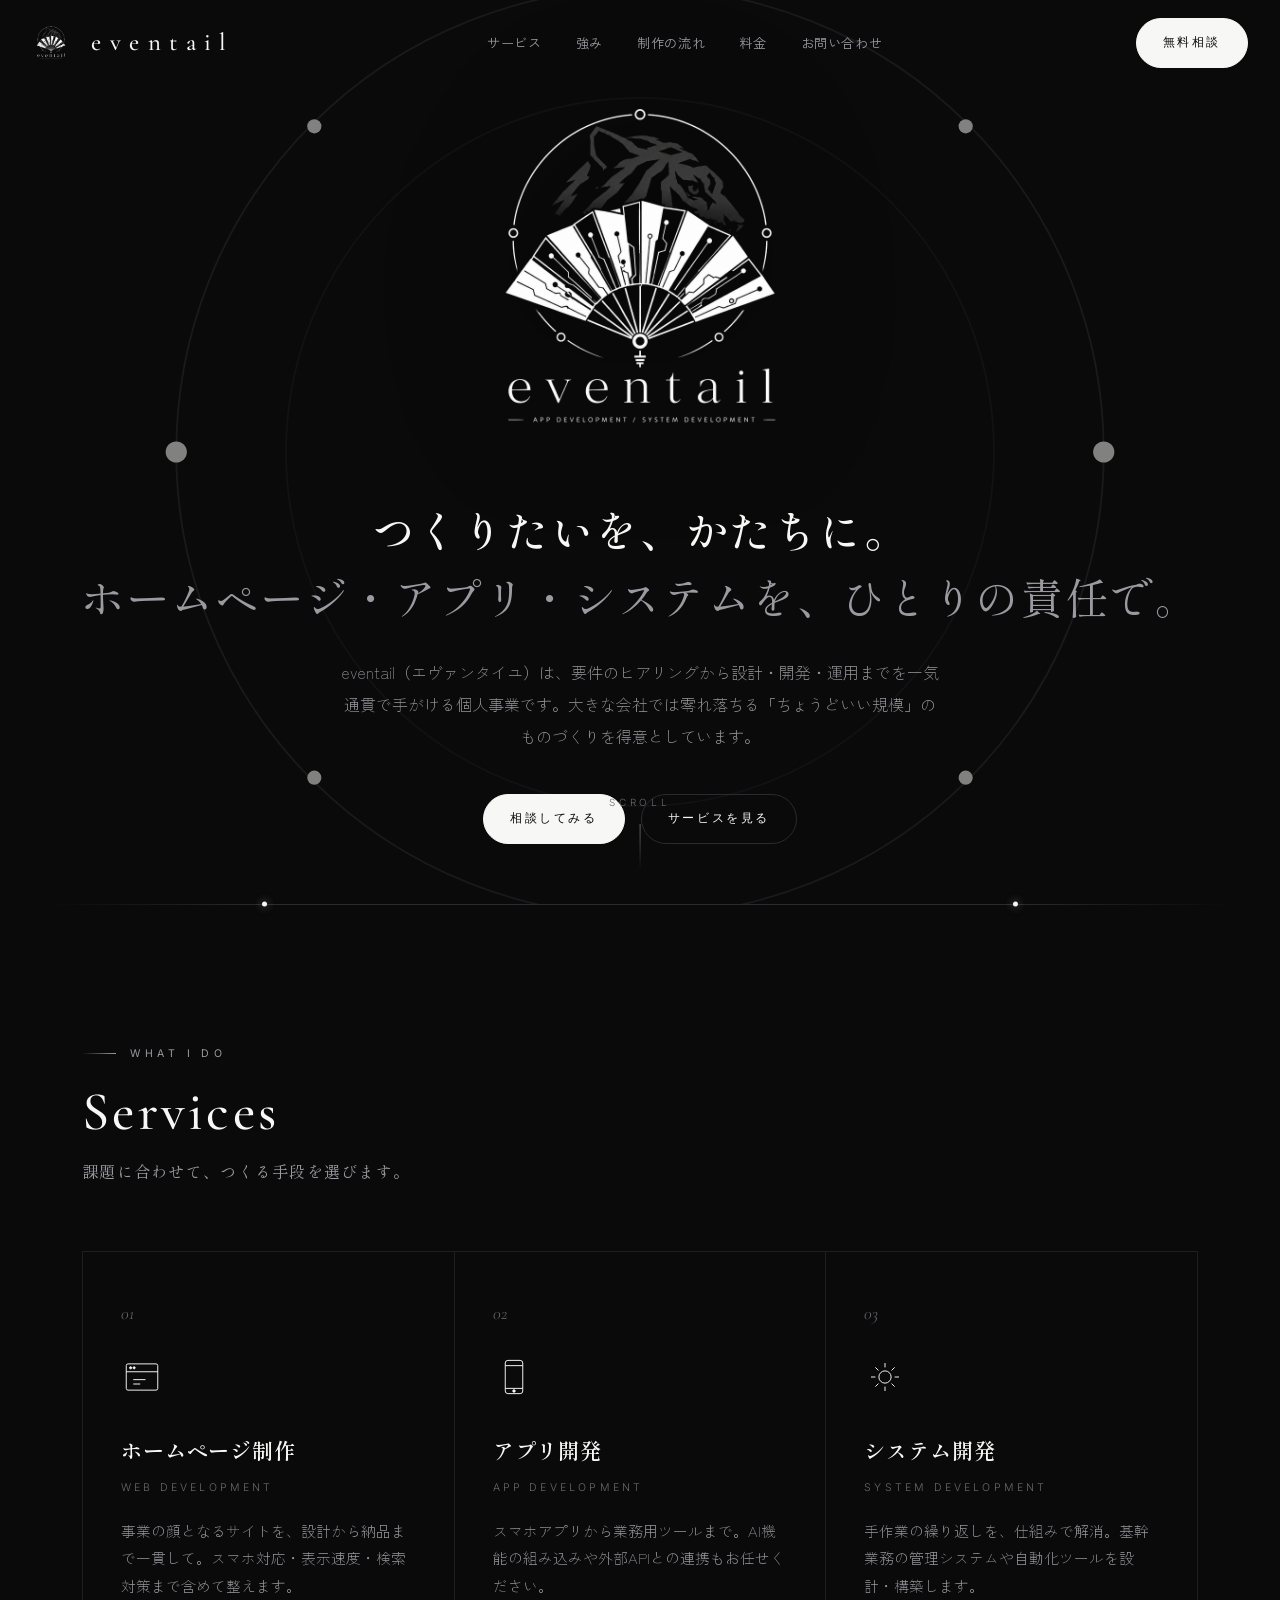
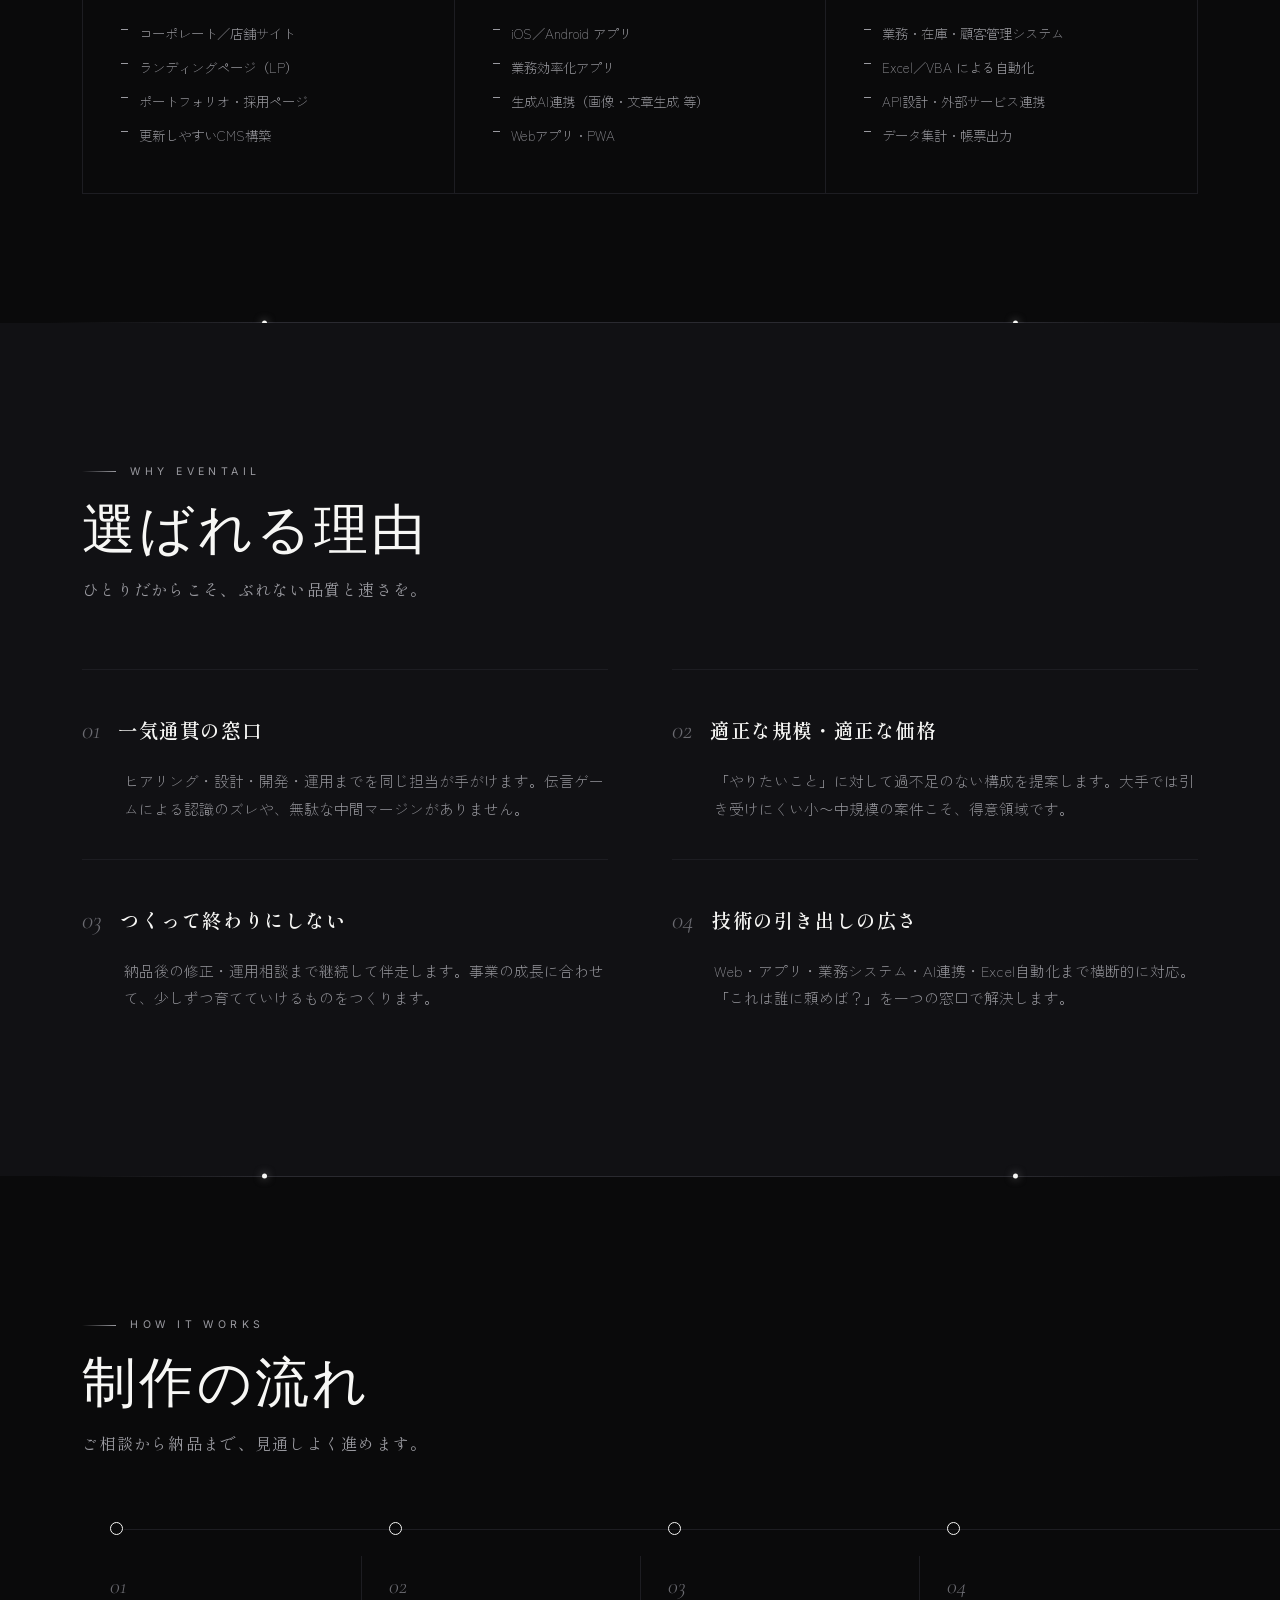
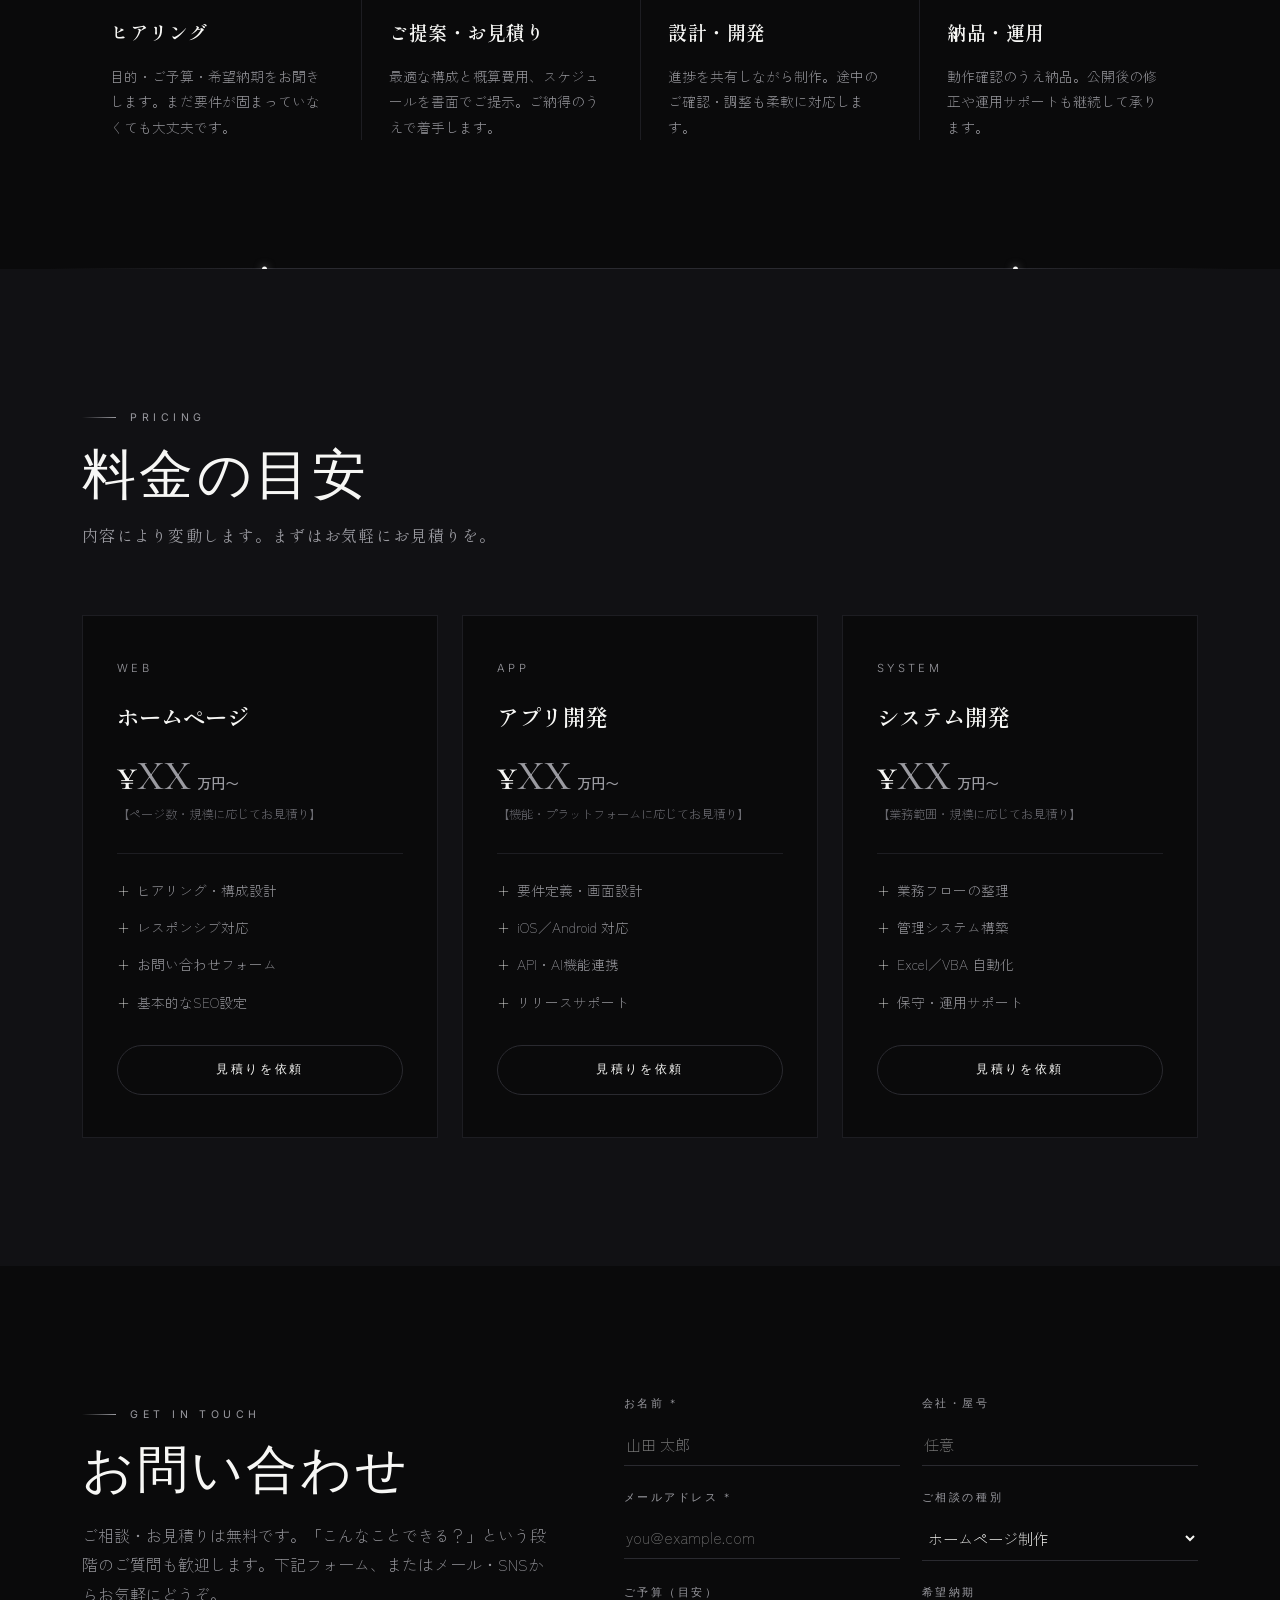
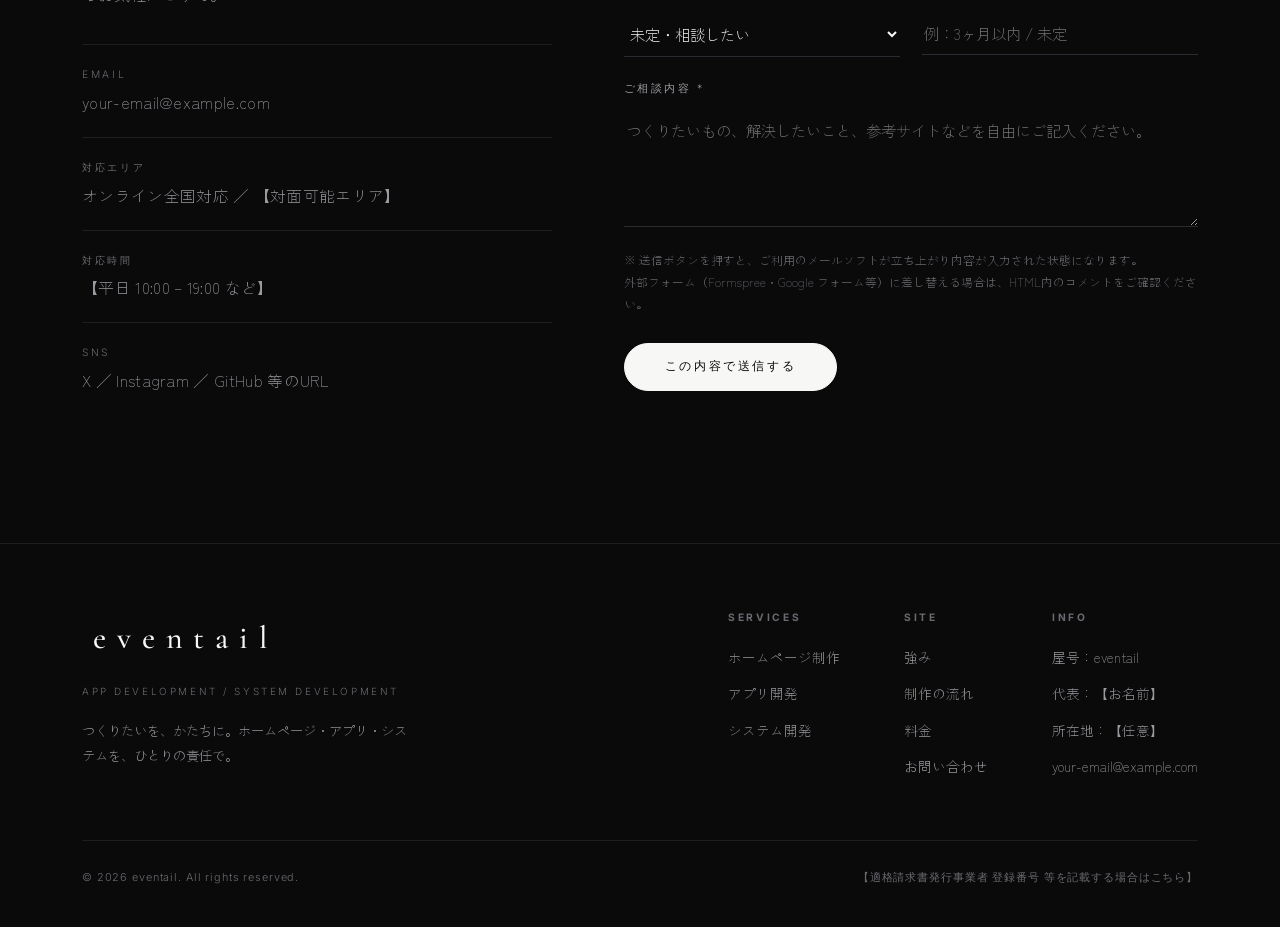
<file: index.html>
<!DOCTYPE html>
<html lang="ja">
<head>
<meta charset="UTF-8">
<meta name="viewport" content="width=device-width, initial-scale=1.0">
<title>eventail ｜ ホームページ制作・アプリ開発・システム開発</title>
<meta name="description" content="eventail（エヴァンタイユ）— ホームページ制作・アプリ開発・システム開発の個人事業。要件のヒアリングから設計・開発・運用まで一気通貫で対応します。">
<link rel="preconnect" href="https://fonts.googleapis.com">
<link rel="preconnect" href="https://fonts.gstatic.com" crossorigin>
<link href="https://fonts.googleapis.com/css2?family=Cormorant+Garamond:ital,wght@0,400;0,500;0,600;1,400&family=Inter:wght@300;400;500&family=Shippori+Mincho:wght@400;500;600&family=Zen+Kaku+Gothic+New:wght@300;400;500;700&display=swap" rel="stylesheet">
<link rel="icon" type="image/x-icon" href="favicon.ico">
<link rel="icon" type="image/png" sizes="32x32" href="assets/images/icons/favicon-32.png">
<link rel="apple-touch-icon" href="assets/images/icons/apple-touch-icon.png">
<link rel="manifest" href="site.webmanifest">
<meta name="theme-color" content="#0a0a0b">
<link rel="stylesheet" href="assets/css/style.css">
</head>
<body>

<!-- ================= HEADER ================= -->
<header id="hdr">
  <a class="brand" href="#top">
    <img src="assets/images/logo-sm.png" alt="eventail ロゴ">
    <span class="name">eventail</span>
  </a>
  <nav class="links">
    <a href="#services">サービス</a>
    <a href="#why">強み</a>
    <a href="#flow">制作の流れ</a>
    <a href="#pricing">料金</a>
    <!-- <a href="#works">実績</a> -->
    <a href="#contact">お問い合わせ</a>
  </nav>
  <a href="#contact" class="btn btn-solid">無料相談</a>
  <button class="menu-toggle btn" aria-label="メニュー" onclick="document.getElementById('mnav').classList.add('open')">
    <svg width="22" height="14" viewBox="0 0 22 14" fill="none" stroke="currentColor" stroke-width="1.2"><line x1="0" y1="1" x2="22" y2="1"/><line x1="0" y1="7" x2="22" y2="7"/><line x1="0" y1="13" x2="22" y2="13"/></svg>
  </button>
</header>

<div class="mobile-nav" id="mnav">
  <button class="close" aria-label="閉じる" onclick="this.parentElement.classList.remove('open')">
    <svg width="24" height="24" viewBox="0 0 24 24" fill="none" stroke="currentColor" stroke-width="1.2"><line x1="4" y1="4" x2="20" y2="20"/><line x1="20" y1="4" x2="4" y2="20"/></svg>
  </button>
  <a href="#services" onclick="closeNav()">サービス</a>
  <a href="#why" onclick="closeNav()">強み</a>
  <a href="#flow" onclick="closeNav()">制作の流れ</a>
  <a href="#pricing" onclick="closeNav()">料金</a>
  <!-- <a href="#works" onclick="closeNav()">実績</a> -->
  <a href="#contact" onclick="closeNav()">お問い合わせ</a>
</div>

<!-- ================= HERO ================= -->
<section class="hero" id="top">
  <div class="hero-rings" aria-hidden="true">
    <svg viewBox="0 0 600 600">
      <g class="ring-rot">
        <circle class="ring-stroke" cx="300" cy="300" r="262"/>
        <circle class="ring-node" cx="300" cy="38" r="6"/>
        <circle class="ring-node" cx="300" cy="562" r="6"/>
        <circle class="ring-node" cx="38" cy="300" r="6"/>
        <circle class="ring-node" cx="562" cy="300" r="6"/>
        <circle class="ring-node" cx="116" cy="116" r="4"/>
        <circle class="ring-node" cx="484" cy="484" r="4"/>
        <circle class="ring-node" cx="484" cy="116" r="4"/>
        <circle class="ring-node" cx="116" cy="484" r="4"/>
      </g>
      <circle class="ring-stroke" cx="300" cy="300" r="200" style="opacity:.5"/>
    </svg>
  </div>
  <img class="hero-logo" src="assets/images/logo.png" alt="eventail — App Development / System Development">
  <h1>つくりたいを、かたちに。<br><span class="light">ホームページ・アプリ・システムを、ひとりの責任で。</span></h1>
  <p class="lead">eventail（エヴァンタイユ）は、要件のヒアリングから設計・開発・運用までを一気通貫で手がける個人事業です。大きな会社では零れ落ちる「ちょうどいい規模」のものづくりを得意としています。</p>
  <div class="hero-cta">
    <a href="#contact" class="btn btn-solid">相談してみる</a>
    <a href="#services" class="btn">サービスを見る</a>
  </div>
  <div class="scroll-cue"><span>Scroll</span><span class="line"></span></div>
</section>

<div class="divider"></div>

<!-- ================= SERVICES ================= -->
<section id="services">
  <div class="wrap">
    <div class="s-head reveal">
      <div class="left">
        <span class="eyebrow">What I do</span>
        <h2>Services</h2>
        <p class="jp">課題に合わせて、つくる手段を選びます。</p>
      </div>
    </div>
    <div class="svc-grid">
      <div class="svc reveal">
        <span class="idx">01</span>
        <div class="icon"><svg viewBox="0 0 48 48"><rect x="6" y="9" width="36" height="30" rx="2"/><line x1="6" y1="18" x2="42" y2="18"/><circle cx="11" cy="13.5" r="1.2" fill="currentColor"/><circle cx="15" cy="13.5" r="1.2" fill="currentColor"/><line x1="14" y1="27" x2="28" y2="27"/><line x1="14" y1="32" x2="22" y2="32"/></svg></div>
        <h3>ホームページ制作</h3>
        <div class="en">Web Development</div>
        <p>事業の顔となるサイトを、設計から納品まで一貫して。スマホ対応・表示速度・検索対策まで含めて整えます。</p>
        <ul>
          <li>コーポレート／店舗サイト</li>
          <li>ランディングページ（LP）</li>
          <li>ポートフォリオ・採用ページ</li>
          <li>更新しやすいCMS構築</li>
        </ul>
      </div>
      <div class="svc reveal">
        <span class="idx">02</span>
        <div class="icon"><svg viewBox="0 0 48 48"><rect x="14" y="5" width="20" height="38" rx="3"/><line x1="14" y1="11" x2="34" y2="11"/><line x1="14" y1="37" x2="34" y2="37"/><circle cx="24" cy="40" r="1.4" fill="currentColor"/></svg></div>
        <h3>アプリ開発</h3>
        <div class="en">App Development</div>
        <p>スマホアプリから業務用ツールまで。AI機能の組み込みや外部APIとの連携もお任せください。</p>
        <ul>
          <li>iOS／Android アプリ</li>
          <li>業務効率化アプリ</li>
          <li>生成AI連携（画像・文章生成 等）</li>
          <li>Webアプリ・PWA</li>
        </ul>
      </div>
      <div class="svc reveal">
        <span class="idx">03</span>
        <div class="icon"><svg viewBox="0 0 48 48"><circle cx="24" cy="24" r="7"/><path d="M24 8v5M24 35v5M8 24h5M35 24h5M13 13l3.5 3.5M31.5 31.5L35 35M35 13l-3.5 3.5M16.5 31.5L13 35"/></svg></div>
        <h3>システム開発</h3>
        <div class="en">System Development</div>
        <p>手作業の繰り返しを、仕組みで解消。基幹業務の管理システムや自動化ツールを設計・構築します。</p>
        <ul>
          <li>業務・在庫・顧客管理システム</li>
          <li>Excel／VBA による自動化</li>
          <li>API設計・外部サービス連携</li>
          <li>データ集計・帳票出力</li>
        </ul>
      </div>
    </div>
  </div>
</section>

<div class="divider"></div>

<!-- ================= WHY ================= -->
<section class="why" id="why">
  <div class="wrap">
    <div class="s-head reveal">
      <div class="left">
        <span class="eyebrow">Why eventail</span>
        <h2>選ばれる理由</h2>
        <p class="jp">ひとりだからこそ、ぶれない品質と速さを。</p>
      </div>
    </div>
    <div class="why-grid">
      <div class="why-item reveal">
        <div class="k"><span class="n">01</span><h3>一気通貫の窓口</h3></div>
        <p>ヒアリング・設計・開発・運用までを同じ担当が手がけます。伝言ゲームによる認識のズレや、無駄な中間マージンがありません。</p>
      </div>
      <div class="why-item reveal">
        <div class="k"><span class="n">02</span><h3>適正な規模・適正な価格</h3></div>
        <p>「やりたいこと」に対して過不足のない構成を提案します。大手では引き受けにくい小〜中規模の案件こそ、得意領域です。</p>
      </div>
      <div class="why-item reveal">
        <div class="k"><span class="n">03</span><h3>つくって終わりにしない</h3></div>
        <p>納品後の修正・運用相談まで継続して伴走します。事業の成長に合わせて、少しずつ育てていけるものをつくります。</p>
      </div>
      <div class="why-item reveal">
        <div class="k"><span class="n">04</span><h3>技術の引き出しの広さ</h3></div>
        <p>Web・アプリ・業務システム・AI連携・Excel自動化まで横断的に対応。「これは誰に頼めば？」を一つの窓口で解決します。</p>
      </div>
    </div>
  </div>
</section>

<div class="divider"></div>

<!-- ================= FLOW ================= -->
<section id="flow">
  <div class="wrap">
    <div class="s-head reveal">
      <div class="left">
        <span class="eyebrow">How it works</span>
        <h2>制作の流れ</h2>
        <p class="jp">ご相談から納品まで、見通しよく進めます。</p>
      </div>
    </div>
    <div class="flow">
      <div class="step reveal">
        <div class="dot"></div>
        <span class="num">01</span>
        <h3>ヒアリング</h3>
        <p>目的・ご予算・希望納期をお聞きします。まだ要件が固まっていなくても大丈夫です。</p>
      </div>
      <div class="step reveal">
        <div class="dot"></div>
        <span class="num">02</span>
        <h3>ご提案・お見積り</h3>
        <p>最適な構成と概算費用、スケジュールを書面でご提示。ご納得のうえで着手します。</p>
      </div>
      <div class="step reveal">
        <div class="dot"></div>
        <span class="num">03</span>
        <h3>設計・開発</h3>
        <p>進捗を共有しながら制作。途中のご確認・調整も柔軟に対応します。</p>
      </div>
      <div class="step reveal">
        <div class="dot"></div>
        <span class="num">04</span>
        <h3>納品・運用</h3>
        <p>動作確認のうえ納品。公開後の修正や運用サポートも継続して承ります。</p>
      </div>
    </div>
  </div>
</section>

<div class="divider"></div>

<!-- ================= PRICING ================= -->
<section class="pricing" id="pricing">
  <div class="wrap">
    <div class="s-head reveal">
      <div class="left">
        <span class="eyebrow">Pricing</span>
        <h2>料金の目安</h2>
        <p class="jp">内容により変動します。まずはお気軽にお見積りを。</p>
      </div>
    </div>
    <div class="plan-grid">
      <div class="plan reveal">
        <div class="tier">Web</div>
        <div class="name">ホームページ</div>
        <div class="price">¥<span class="ph">XX</span><small>万円〜</small></div>
        <div class="note">【ページ数・規模に応じてお見積り】</div>
        <ul>
          <li>ヒアリング・構成設計</li>
          <li>レスポンシブ対応</li>
          <li>お問い合わせフォーム</li>
          <li>基本的なSEO設定</li>
        </ul>
        <a href="#contact" class="btn">見積りを依頼</a>
      </div>
      <div class="plan reveal">
        <div class="tier">App</div>
        <div class="name">アプリ開発</div>
        <div class="price">¥<span class="ph">XX</span><small>万円〜</small></div>
        <div class="note">【機能・プラットフォームに応じてお見積り】</div>
        <ul>
          <li>要件定義・画面設計</li>
          <li>iOS／Android 対応</li>
          <li>API・AI機能連携</li>
          <li>リリースサポート</li>
        </ul>
        <a href="#contact" class="btn">見積りを依頼</a>
      </div>
      <div class="plan reveal">
        <div class="tier">System</div>
        <div class="name">システム開発</div>
        <div class="price">¥<span class="ph">XX</span><small>万円〜</small></div>
        <div class="note">【業務範囲・規模に応じてお見積り】</div>
        <ul>
          <li>業務フローの整理</li>
          <li>管理システム構築</li>
          <li>Excel／VBA 自動化</li>
          <li>保守・運用サポート</li>
        </ul>
        <a href="#contact" class="btn">見積りを依頼</a>
      </div>
    </div>
  </div>
</section>

<!-- ================= WORKS（実績）=================
     実績がそろったら、この行と最下部の閉じコメントを外せば復活します。
     ＜ここから無効化＞

<div class="divider"></div>

<section id="works">
  <div class="wrap">
    <div class="s-head reveal">
      <div class="left">
        <span class="eyebrow">Selected works</span>
        <h2>実績</h2>
        <p class="jp">【ここに公開可能な制作実績を掲載してください】</p>
      </div>
    </div>
    <div class="work-grid">
      <div class="work reveal">
        <div class="thumb"><span class="tag">Web</span><svg viewBox="0 0 60 60"><rect x="8" y="14" width="44" height="32" rx="2"/><line x1="8" y1="22" x2="52" y2="22"/><line x1="16" y1="30" x2="40" y2="30"/><line x1="16" y1="36" x2="32" y2="36"/></svg></div>
        <div class="body"><h3>【プロジェクト名】</h3><p>【業種・概要・担当範囲などを記載。例：〇〇店のコーポレートサイトを制作】</p></div>
      </div>
      <div class="work reveal">
        <div class="thumb"><span class="tag">App</span><svg viewBox="0 0 60 60"><rect x="20" y="8" width="20" height="44" rx="3"/><line x1="20" y1="15" x2="40" y2="15"/><line x1="20" y1="45" x2="40" y2="45"/></svg></div>
        <div class="body"><h3>【プロジェクト名】</h3><p>【業種・概要・担当範囲などを記載。例：在庫管理アプリを開発】</p></div>
      </div>
      <div class="work reveal">
        <div class="thumb"><span class="tag">System</span><svg viewBox="0 0 60 60"><circle cx="30" cy="30" r="9"/><path d="M30 12v6M30 42v6M12 30h6M42 30h6"/></svg></div>
        <div class="body"><h3>【プロジェクト名】</h3><p>【業種・概要・担当範囲などを記載。例：商品管理システムを構築】</p></div>
      </div>
    </div>
  </div>
</section>

     ＜ここまで無効化＞ -->

<!-- ================= CONTACT ================= -->
<section id="contact">
  <div class="wrap">
    <div class="contact-grid">
      <div class="contact-info reveal">
        <span class="eyebrow">Get in touch</span>
        <h2>お問い合わせ</h2>
        <p>ご相談・お見積りは無料です。「こんなことできる？」という段階のご質問も歓迎します。下記フォーム、またはメール・SNSからお気軽にどうぞ。</p>
        <div class="info-row">
          <span class="lbl">Email</span>
          <span class="val ph">your-email@example.com</span>
        </div>
        <div class="info-row">
          <span class="lbl">対応エリア</span>
          <span class="val ph">オンライン全国対応 ／ 【対面可能エリア】</span>
        </div>
        <div class="info-row">
          <span class="lbl">対応時間</span>
          <span class="val ph">【平日 10:00 – 19:00 など】</span>
        </div>
        <div class="info-row">
          <span class="lbl">SNS</span>
          <span class="val ph">X ／ Instagram ／ GitHub 等のURL</span>
        </div>
      </div>

      <form class="reveal" id="contactForm">
        <div class="field-row">
          <div class="field">
            <label for="name">お名前 *</label>
            <input type="text" id="name" name="name" placeholder="山田 太郎" required>
          </div>
          <div class="field">
            <label for="company">会社・屋号</label>
            <input type="text" id="company" name="company" placeholder="任意">
          </div>
        </div>
        <div class="field-row">
          <div class="field">
            <label for="email">メールアドレス *</label>
            <input type="email" id="email" name="email" placeholder="you@example.com" required>
          </div>
          <div class="field">
            <label for="type">ご相談の種別</label>
            <select id="type" name="type">
              <option>ホームページ制作</option>
              <option>アプリ開発</option>
              <option>システム開発</option>
              <option>まだ決まっていない／その他</option>
            </select>
          </div>
        </div>
        <div class="field-row">
          <div class="field">
            <label for="budget">ご予算（目安）</label>
            <select id="budget" name="budget">
              <option>未定・相談したい</option>
              <option>〜10万円</option>
              <option>10〜30万円</option>
              <option>30〜50万円</option>
              <option>50万円〜</option>
            </select>
          </div>
          <div class="field">
            <label for="deadline">希望納期</label>
            <input type="text" id="deadline" name="deadline" placeholder="例：3ヶ月以内 / 未定">
          </div>
        </div>
        <div class="field">
          <label for="message">ご相談内容 *</label>
          <textarea id="message" name="message" placeholder="つくりたいもの、解決したいこと、参考サイトなどを自由にご記入ください。" required></textarea>
        </div>
        <p class="form-note">※ 送信ボタンを押すと、ご利用のメールソフトが立ち上がり内容が入力された状態になります。<br>外部フォーム（Formspree・Google フォーム等）に差し替える場合は、HTML内のコメントをご確認ください。</p>
        <button type="submit" class="btn btn-solid">この内容で送信する</button>
      </form>
    </div>
  </div>
</section>

<!-- ================= FOOTER ================= -->
<footer>
  <div class="wrap">
    <div class="foot-top">
      <div class="foot-brand">
        <div class="name">eventail</div>
        <div class="tag">App Development / System Development</div>
        <p>つくりたいを、かたちに。ホームページ・アプリ・システムを、ひとりの責任で。</p>
      </div>
      <div class="foot-cols">
        <div class="foot-col">
          <h4>Services</h4>
          <a href="#services">ホームページ制作</a>
          <a href="#services">アプリ開発</a>
          <a href="#services">システム開発</a>
        </div>
        <div class="foot-col">
          <h4>Site</h4>
          <a href="#why">強み</a>
          <a href="#flow">制作の流れ</a>
          <a href="#pricing">料金</a>
          <!-- <a href="#works">実績</a> -->
          <a href="#contact">お問い合わせ</a>
        </div>
        <div class="foot-col">
          <h4>Info</h4>
          <span class="ph">屋号：eventail</span>
          <span class="ph">代表：【お名前】</span>
          <span class="ph">所在地：【任意】</span>
          <span class="ph">your-email@example.com</span>
        </div>
      </div>
    </div>
    <div class="foot-bottom">
      <small>© <span id="yr"></span> eventail. All rights reserved.</small>
      <small class="ph">【適格請求書発行事業者 登録番号 等を記載する場合はこちら】</small>
    </div>
  </div>
</footer>

<script src="assets/js/main.js"></script>
</body>
</html>
</file>
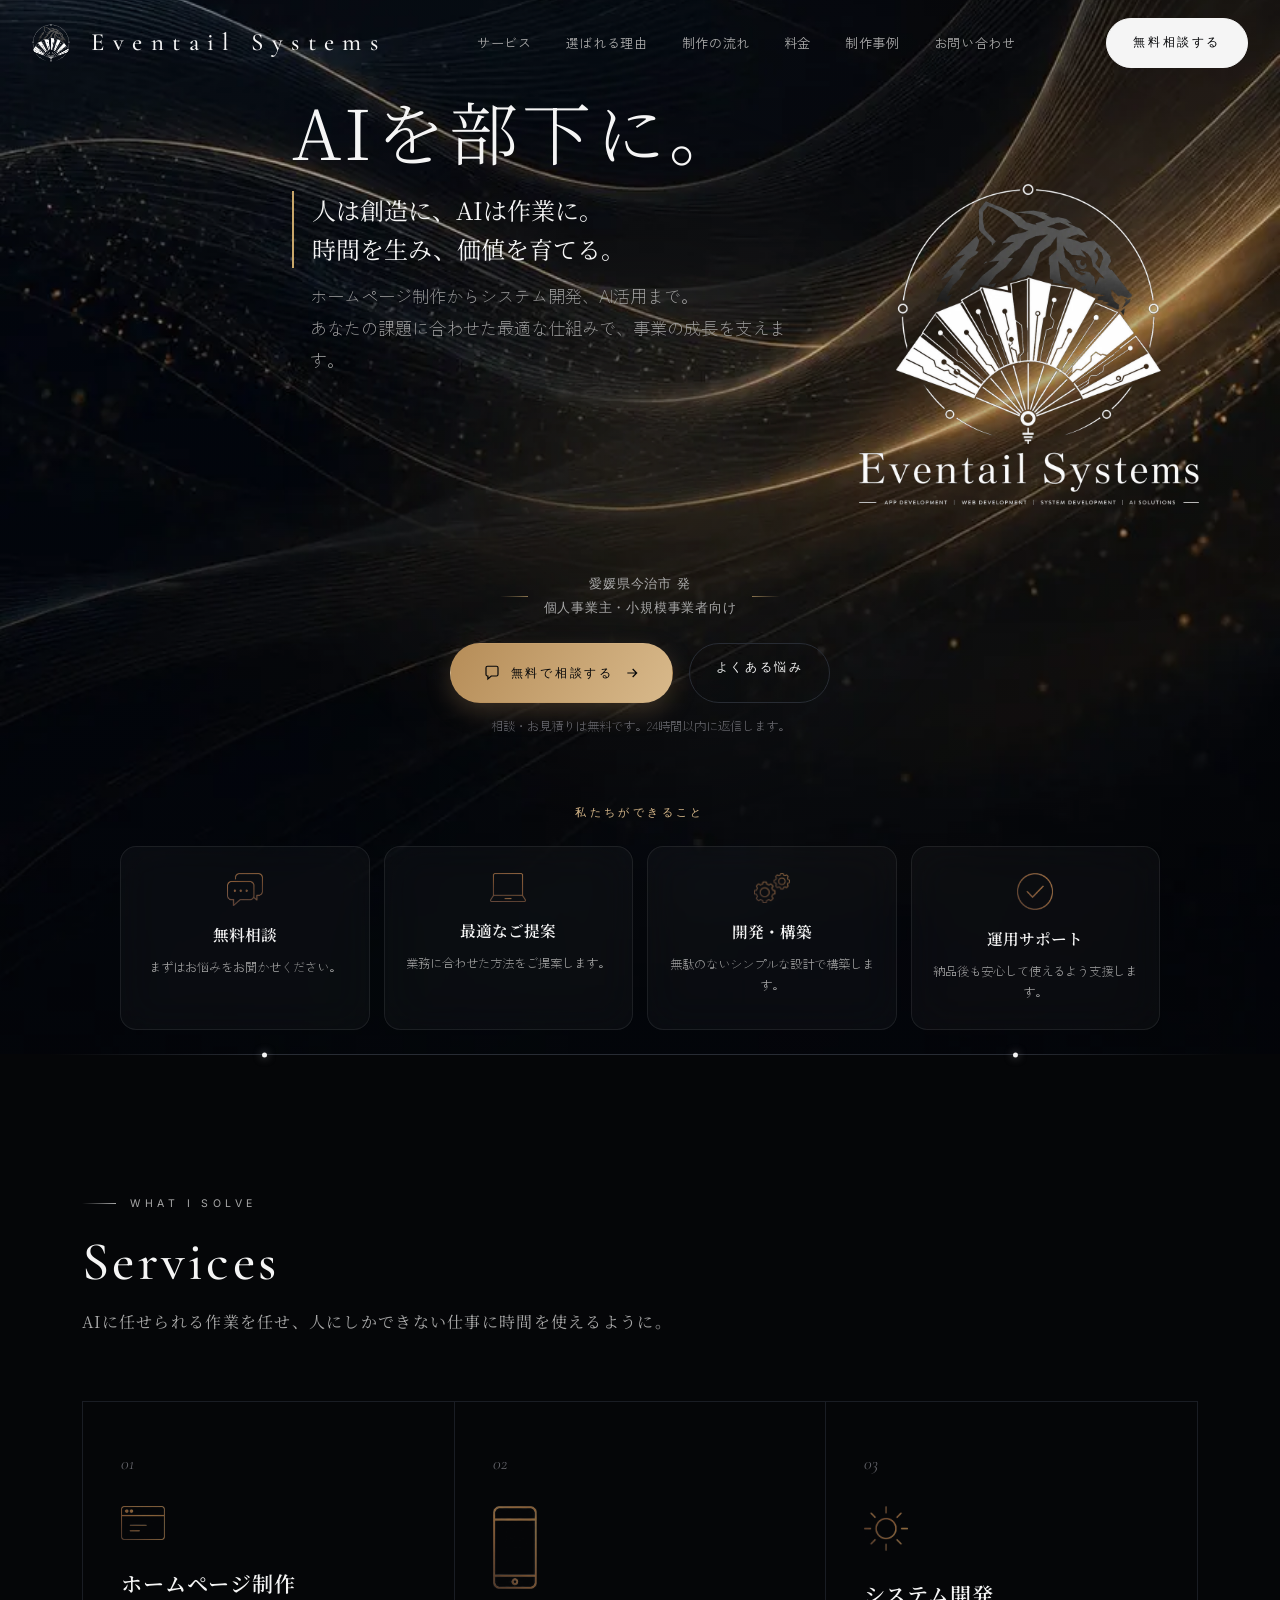
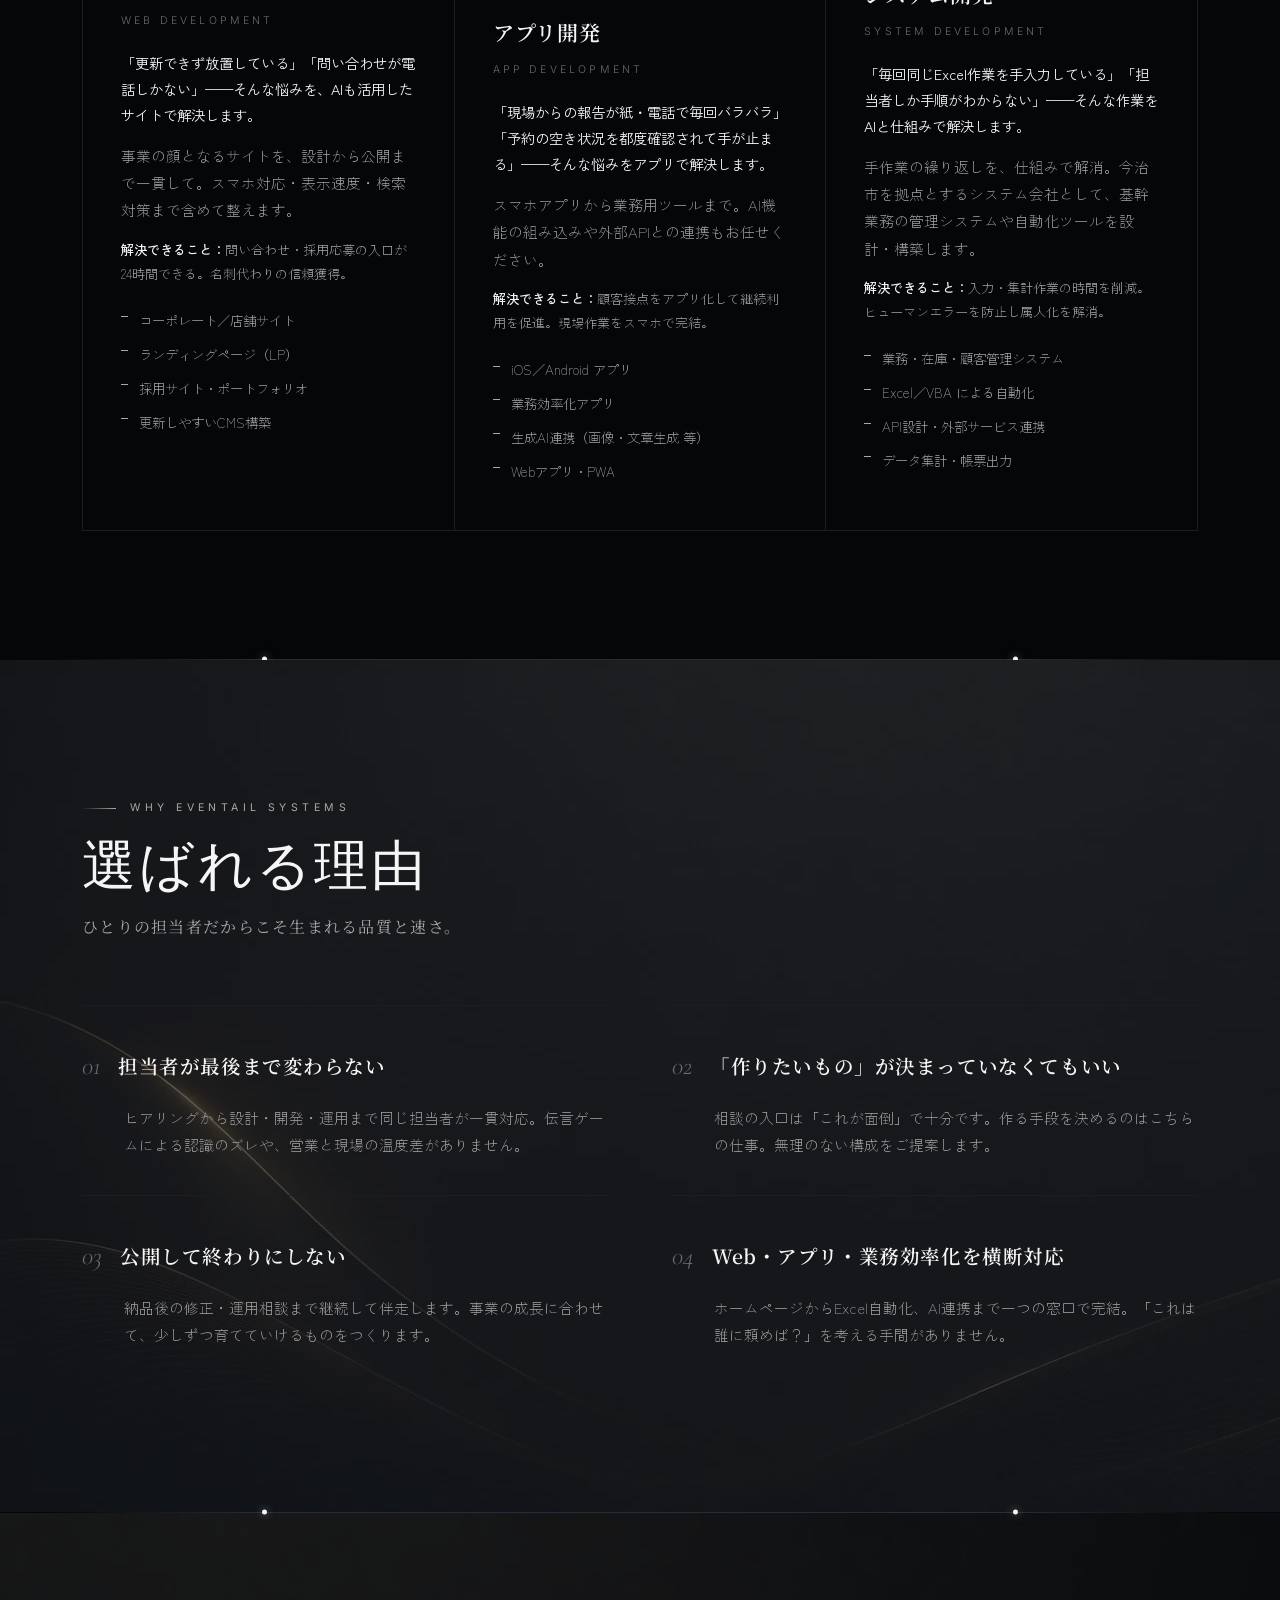
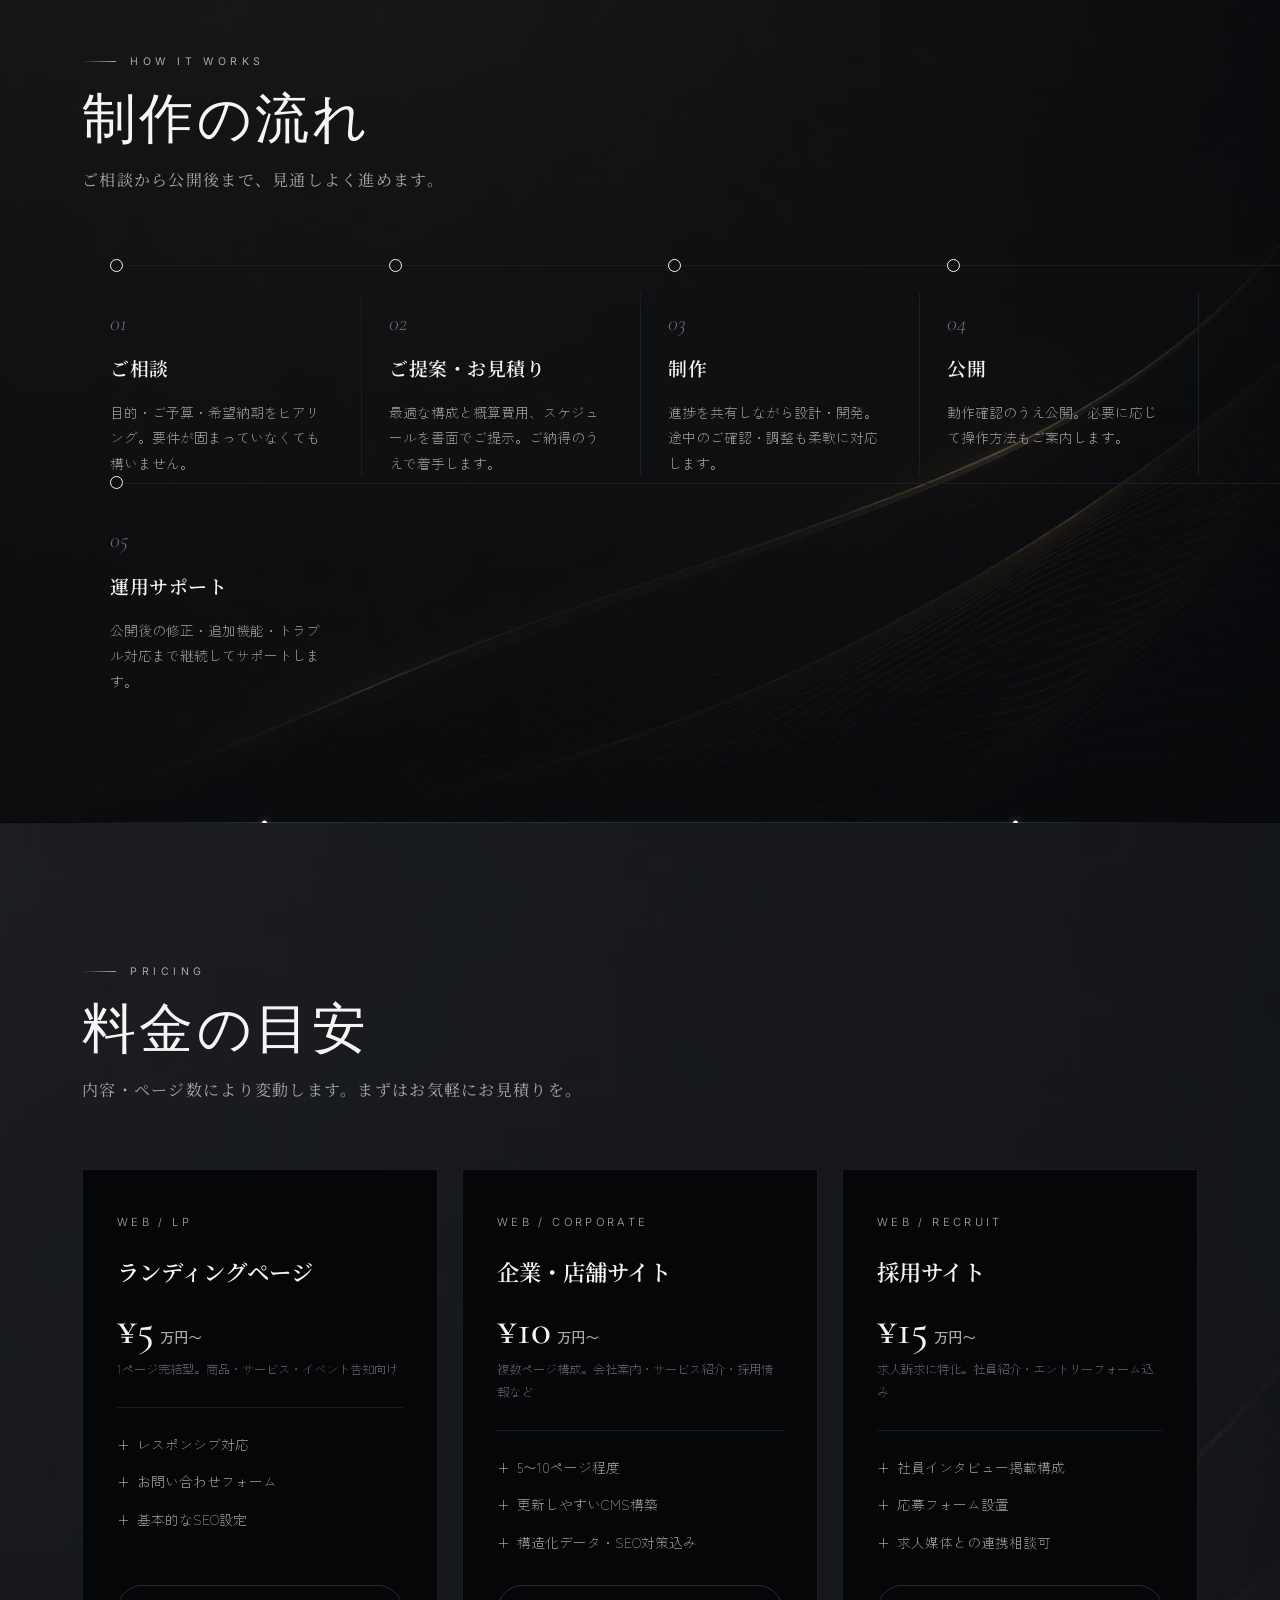
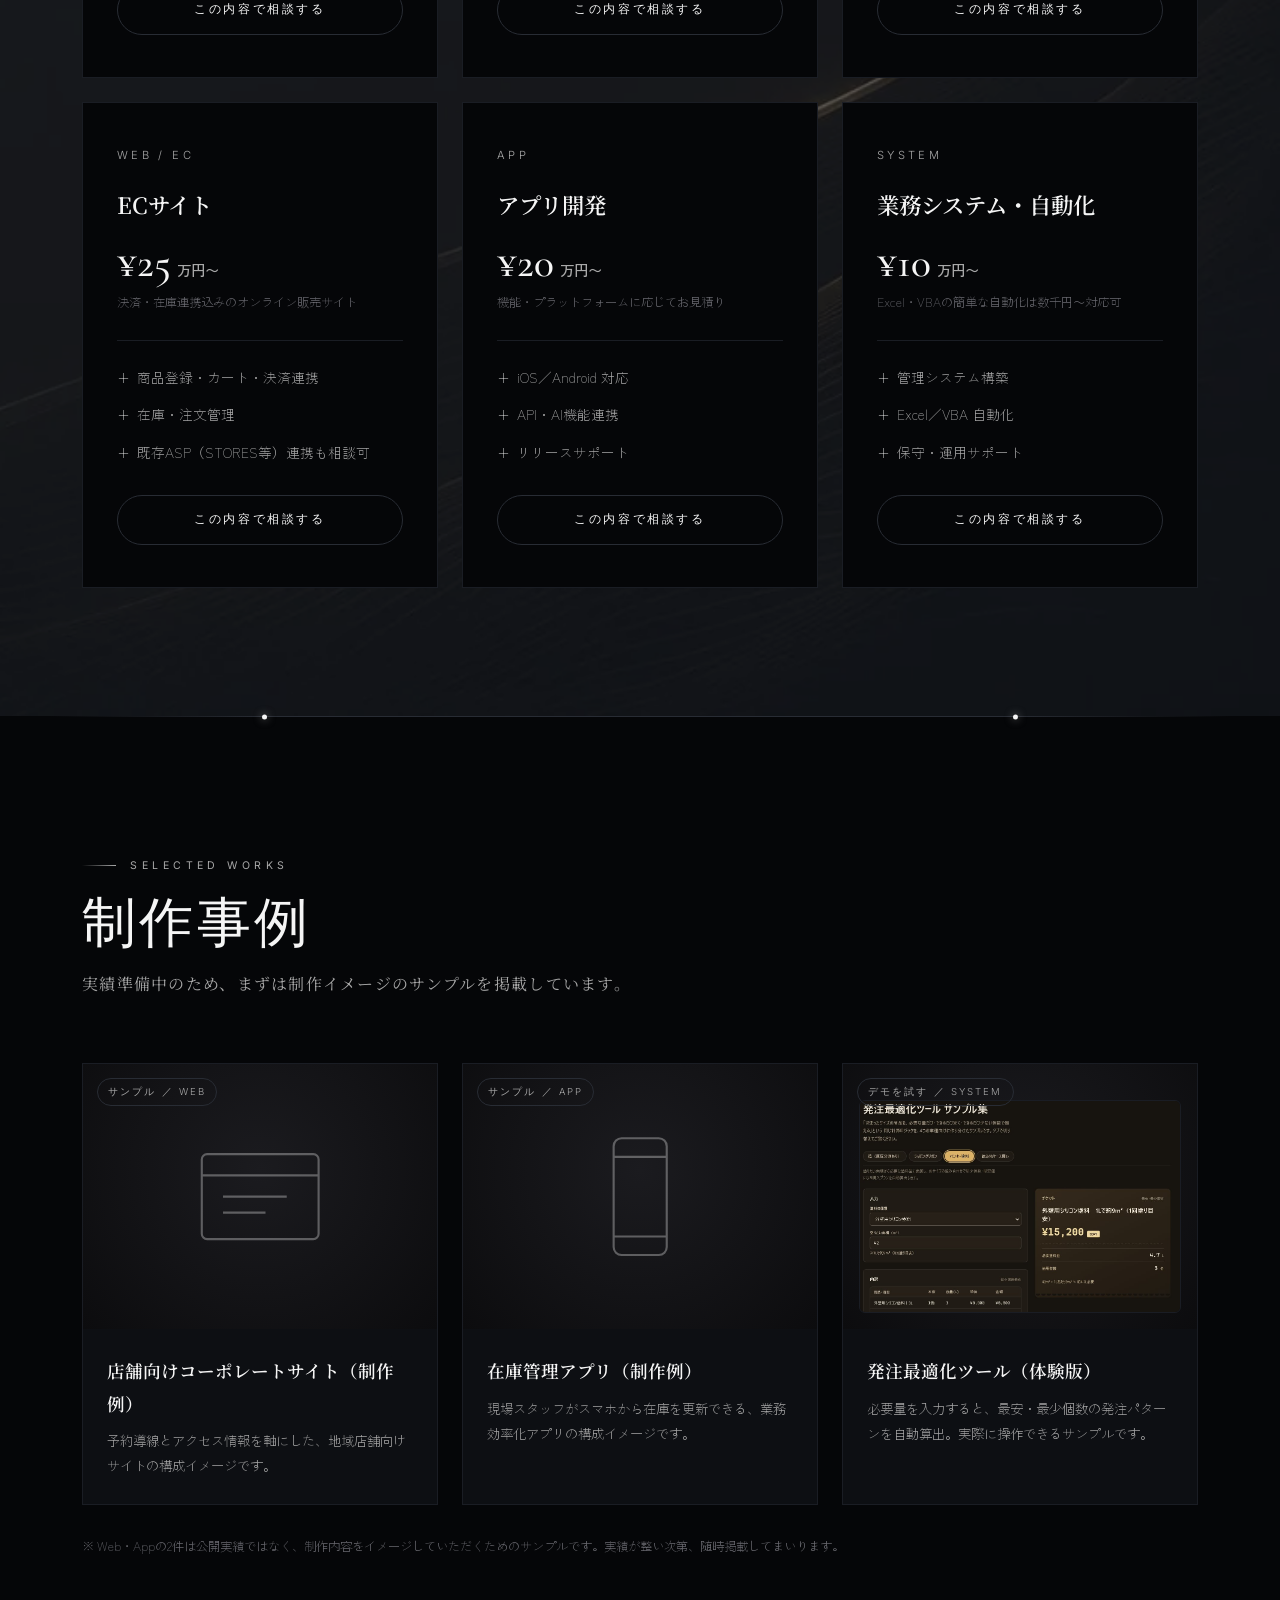
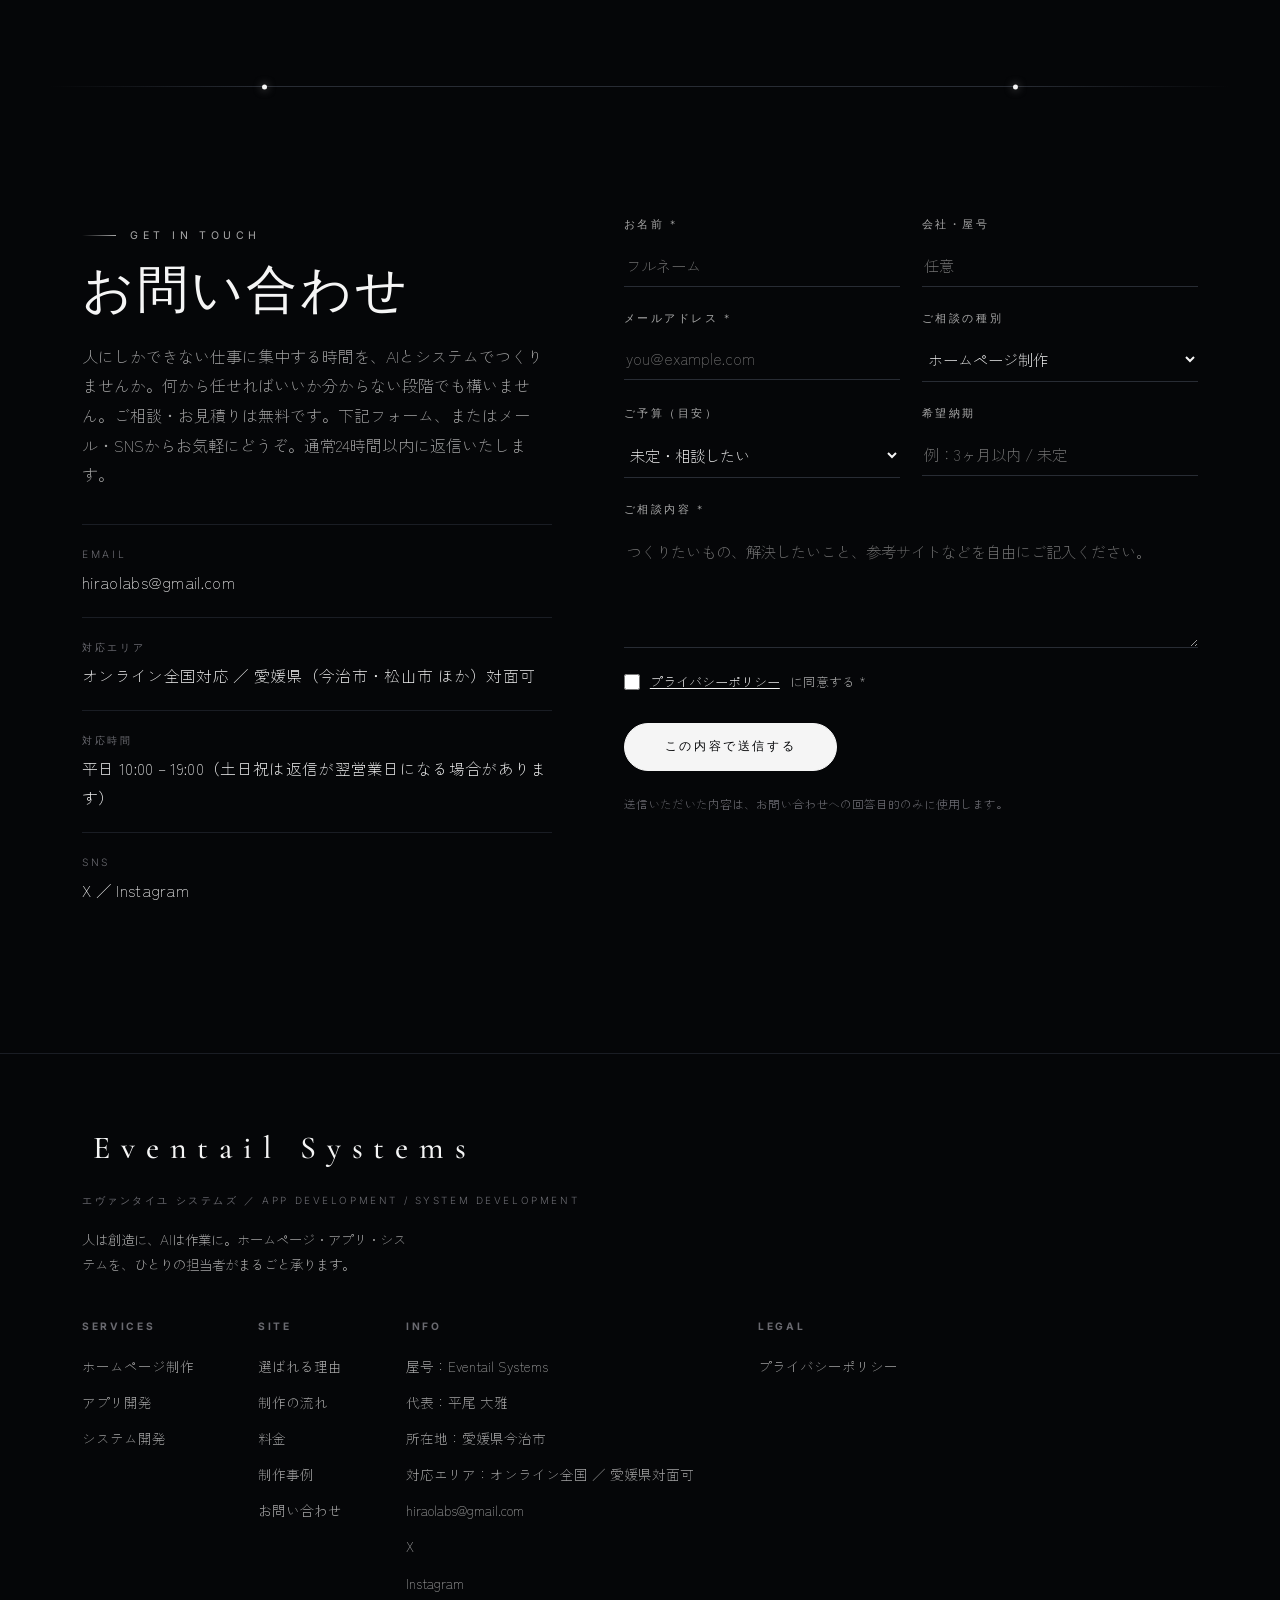
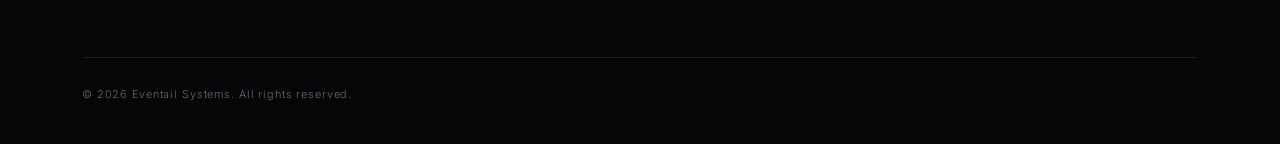
<file: docs/index.html>
<!DOCTYPE html>
<html lang="ja">
<head>
<meta charset="UTF-8">
<meta name="viewport" content="width=device-width, initial-scale=1.0">
<title>今治市のシステム会社｜システム開発・ホームページ制作 Eventail Systems（エヴァンタイユ システムズ）</title>
<meta name="description" content="今治市でシステム会社をお探しなら、Eventail Systems（エヴァンタイユ システムズ）へ。愛媛県今治市を拠点に、システム開発・ホームページ制作・AI活用を、ヒアリングから運用までひとりの担当者が一気通貫で対応。小規模事業者・個人事業主向け。無料相談受付中。">
<meta name="robots" content="index,follow">
<meta name="geo.region" content="JP-38">
<meta name="geo.placename" content="今治市">
<meta name="facebook-domain-verification" content="i5jnhvhtdbyv1d5fhhx26znxi2x3xw" />
<link rel="canonical" href="https://eventailsystems.com/">

<!-- ================= OGP / SNS シェア用 ================= -->
<meta property="og:type" content="website">
<meta property="og:site_name" content="Eventail Systems">
<meta property="og:title" content="今治市のシステム会社｜システム開発・ホームページ制作 Eventail Systems（エヴァンタイユ システムズ）">
<meta property="og:description" content="AIを部下に。人は創造に、AIは作業に。愛媛県今治市のEventail Systemsが、ホームページ制作からシステム開発、AI活用まで事業の成長を支えます。">
<meta property="og:url" content="https://eventailsystems.com/">
<meta property="og:image" content="https://eventailsystems.com/assets/images/ogp.png">
<meta property="og:locale" content="ja_JP">
<meta name="twitter:card" content="summary_large_image">
<meta name="twitter:title" content="今治市のシステム会社｜システム開発・ホームページ制作 Eventail Systems（エヴァンタイユ システムズ）">
<meta name="twitter:description" content="AIを部下に。人は創造に、AIは作業に。時間を生み、価値を育てる。愛媛県今治市のEventail Systems。">
<meta name="twitter:image" content="https://eventailsystems.com/assets/images/ogp.png">
<meta name="twitter:site" content="@EventailSystems">

<link rel="preconnect" href="https://fonts.googleapis.com">
<link rel="preconnect" href="https://fonts.gstatic.com" crossorigin>
<link href="https://fonts.googleapis.com/css2?family=Cormorant+Garamond:ital,wght@0,400;0,500;0,600;1,400&family=Inter:wght@300;400;500&family=Noto+Serif+JP:wght@200;300;400;500;600&family=Shippori+Mincho:wght@400;500;600&family=Zen+Kaku+Gothic+New:wght@300;400;500;700&display=swap" rel="stylesheet">

<link rel="icon" type="image/x-icon" href="favicon.ico">
<link rel="icon" type="image/png" sizes="32x32" href="assets/images/icons/favicon-32.png">
<link rel="apple-touch-icon" href="assets/images/icons/apple-touch-icon.png">
<link rel="manifest" href="site.webmanifest">
<meta name="theme-color" content="#0a0a0b">

<!-- Google tag (gtag.js) -->
<script async src="https://www.googletagmanager.com/gtag/js?id=G-PSPBCJ99X8"></script>
<script>
  window.dataLayer = window.dataLayer || [];
  function gtag(){dataLayer.push(arguments);}
  gtag('js', new Date());
  gtag('config', 'G-PSPBCJ99X8');
</script>

<link rel="stylesheet" href="assets/css/style.css">

<!-- ================= 構造化データ ================= -->
<script type="application/ld+json">
{
  "@context": "https://schema.org",
  "@type": "ProfessionalService",
  "name": "Eventail Systems（エヴァンタイユ システムズ）",
  "alternateName": "今治市のシステム会社 Eventail Systems",
  "url": "https://eventailsystems.com/",
  "description": "今治市のシステム会社。AIを部下に、人は創造に集中できる仕組みをつくる個人事業。愛媛県今治市を拠点に、システム開発・ホームページ制作・アプリ開発・AI活用を行う。",
  "image": "https://eventailsystems.com/assets/images/logo.png",
  "email": "hiraolabs@gmail.com",
  "founder": "平尾 大雅",
  "priceRange": "¥5,000〜",
  "address": {
    "@type": "PostalAddress",
    "addressRegion": "愛媛県",
    "addressLocality": "今治市",
    "addressCountry": "JP"
  },
  "areaServed": [
    { "@type": "AdministrativeArea", "name": "愛媛県" },
    { "@type": "Country", "name": "日本（オンライン全国対応）" }
  ],
  "knowsAbout": ["システム開発", "ホームページ制作", "アプリ開発", "Excel／VBA自動化", "AI連携", "今治市 システム会社"],
  "sameAs": [
    "https://x.com/EventailSystems",
    "https://www.instagram.com/eventail.systems/"
  ]
}
</script>
<script type="application/ld+json">
{
  "@context": "https://schema.org",
  "@type": "FAQPage",
  "mainEntity": [
    {
      "@type": "Question",
      "name": "今治市でシステム開発を依頼できる会社を探しています。対応してもらえますか？",
      "acceptedAnswer": { "@type": "Answer", "text": "はい、愛媛県今治市を拠点に、システム開発・ホームページ制作を承っております。今治市内であれば対面でのご相談も可能です。まずはお気軽にお問い合わせください。" }
    },
    {
      "@type": "Question",
      "name": "個人事業主でも依頼できますか？",
      "acceptedAnswer": { "@type": "Answer", "text": "はい。個人事業主・小規模事業者のお客様が中心です。予算に応じたご提案が可能です。" }
    },
    {
      "@type": "Question",
      "name": "対面での打ち合わせは可能ですか？",
      "acceptedAnswer": { "@type": "Answer", "text": "愛媛県（今治市・松山市 ほか）は対面対応可能です。それ以外の地域はオンラインで全国対応しています。" }
    },
    {
      "@type": "Question",
      "name": "見積りだけでもお願いできますか？",
      "acceptedAnswer": { "@type": "Answer", "text": "はい、ご相談・お見積りは無料です。まだ要件が固まっていない段階でも歓迎します。" }
    }
  ]
}
</script>
</head>
<body>

<a class="skip-link" href="#main">本文へスキップ</a>

<!-- ================= INTRO（初回表示の演出） ================= -->
<div id="intro" class="intro" aria-hidden="true">
  <img src="assets/images/logo.webp" alt="" width="160" height="151" class="intro-logo">
  <p class="intro-eyebrow">愛媛県今治市 発 ／ 個人事業主・小規模事業者むけ</p>
  <p class="intro-name">Eventail Systems</p>
</div>

<!-- ================= HEADER ================= -->
<header id="hdr">
  <a class="brand" href="#top">
    <img src="assets/images/logo-sm.webp" alt="Eventail Systems ロゴ" width="38" height="37">
    <span class="name">Eventail Systems</span>
  </a>
  <nav class="links" aria-label="メインナビゲーション">
    <a href="#services">サービス</a>
    <a href="#why">選ばれる理由</a>
    <a href="#flow">制作の流れ</a>
    <a href="#pricing">料金</a>
    <a href="#works">制作事例</a>
    <a href="#contact">お問い合わせ</a>
  </nav>
  <a href="#contact" class="btn btn-solid">無料相談する</a>
  <button class="menu-toggle btn" aria-label="メニューを開く" aria-controls="mnav" aria-expanded="false" onclick="document.getElementById('mnav').classList.add('open');this.setAttribute('aria-expanded','true')">
    <svg width="22" height="14" viewBox="0 0 22 14" fill="none" stroke="currentColor" stroke-width="1.2" aria-hidden="true"><line x1="0" y1="1" x2="22" y2="1"/><line x1="0" y1="7" x2="22" y2="7"/><line x1="0" y1="13" x2="22" y2="13"/></svg>
  </button>
</header>

<div class="mobile-nav" id="mnav" role="dialog" aria-modal="true" aria-label="メニュー">
  <button class="close" aria-label="メニューを閉じる" onclick="closeNav()">
    <svg width="24" height="24" viewBox="0 0 24 24" fill="none" stroke="currentColor" stroke-width="1.2" aria-hidden="true"><line x1="4" y1="4" x2="20" y2="20"/><line x1="20" y1="4" x2="4" y2="20"/></svg>
  </button>
  <a href="#services" onclick="closeNav()">サービス</a>
  <a href="#why" onclick="closeNav()">選ばれる理由</a>
  <a href="#flow" onclick="closeNav()">制作の流れ</a>
  <a href="#pricing" onclick="closeNav()">料金</a>
  <a href="#works" onclick="closeNav()">制作事例</a>
  <a href="#contact" onclick="closeNav()">お問い合わせ</a>
</div>

<main id="main">

<!-- ================= HERO ================= -->
<section class="hero" id="top">
  <div class="hero-bg" aria-hidden="true">
    <div class="hero-glow"></div>
  </div>
  <!-- テキストは中央よりやや左寄り・大きめ表示、ロゴは右下に大きく独立配置 -->
  <div class="hero-top">
    <div class="hero-copy reveal" style="transition-delay:.05s">
      <h1><span class="nbr">AIを部下に。</span></h1>
      <p class="hero-lead">人は創造に、AIは作業に。<br class="br-mobile">時間を生み、価値を育てる。</p>
      <p class="hero-sub">ホームページ制作からシステム開発、AI活用まで。<br class="br-mobile">あなたの課題に合わせた最適な仕組みで、事業の成長を支えます。</p>
    </div>
    <img class="hero-logo reveal" src="assets/images/logo.webp" alt="Eventail Systems" width="360" height="339" fetchpriority="high" style="transition-delay:.16s">
  </div>
  <!-- 所在地表示：左右に細いラインを配置した2行構成 -->
  <p class="hero-locale reveal" style="transition-delay:.26s">
    <span class="hero-locale-line" aria-hidden="true"></span>
    <span class="hero-locale-text">愛媛県今治市 発<br>個人事業主・小規模事業者向け</span>
    <span class="hero-locale-line" aria-hidden="true"></span>
  </p>
  <div class="hero-cta reveal" style="transition-delay:.4s">
    <a href="#contact" class="btn btn-gold">
      <svg viewBox="0 0 24 24" width="18" height="18" fill="none" stroke="currentColor" stroke-width="1.6" aria-hidden="true"><path d="M4 5a2 2 0 0 1 2-2h12a2 2 0 0 1 2 2v9a2 2 0 0 1-2 2h-7l-4.5 4v-4H6a2 2 0 0 1-2-2z"/></svg>
      無料で相談する
      <svg viewBox="0 0 24 24" width="16" height="16" fill="none" stroke="currentColor" stroke-width="1.8" aria-hidden="true"><path d="M5 12h14M13 6l6 6-6 6"/></svg>
    </a>
    <a href="#services" class="btn">よくある悩み</a>
  </div>
  <p class="hero-note">相談・お見積りは無料です。24時間以内に返信します。</p>

  <div class="hero-steps">
    <span class="hero-steps-title">私たちができること</span>
    <div class="hero-steps-grid">
      <div class="hero-step">
        <img src="assets/images/icons-hero/icon-consult.png" alt="" aria-hidden="true" loading="lazy" width="36" height="32">
        <h3>無料相談</h3>
        <p>まずはお悩みをお聞かせください。</p>
      </div>
      <div class="hero-step">
        <img src="assets/images/icons-hero/icon-proposal.png" alt="" aria-hidden="true" loading="lazy" width="36" height="28">
        <h3>最適なご提案</h3>
        <p>業務に合わせた方法をご提案します。</p>
      </div>
      <div class="hero-step">
        <img src="assets/images/icons-hero/icon-development.png" alt="" aria-hidden="true" loading="lazy" width="36" height="30">
        <h3>開発・構築</h3>
        <p>無駄のないシンプルな設計で構築します。</p>
      </div>
      <div class="hero-step">
        <img src="assets/images/icons-hero/icon-support.png" alt="" aria-hidden="true" loading="lazy" width="36" height="36">
        <h3>運用サポート</h3>
        <p>納品後も安心して使えるよう支援します。</p>
      </div>
    </div>
  </div>
</section>

<div class="divider"></div>

<!-- ================= SERVICES ================= -->
<section id="services">
  <div class="wrap">
    <div class="s-head reveal">
      <div class="left">
        <span class="eyebrow">What I solve</span>
        <h2>Services</h2>
        <p class="jp">AIに任せられる作業を任せ、人にしかできない仕事に時間を使えるように。</p>
      </div>
    </div>
    <div class="svc-grid">
      <article class="svc reveal">
        <span class="idx">01</span>
        <div class="icon" aria-hidden="true"><img src="assets/images/icons-hero/icon-web.png" alt="" loading="lazy" width="44" height="33"></div>
        <h3>ホームページ制作</h3>
        <div class="en">Web Development</div>
        <p class="pain">「更新できず放置している」「問い合わせが電話しかない」——そんな悩みを、AIも活用したサイトで解決します。</p>
        <p>事業の顔となるサイトを、設計から公開まで一貫して。スマホ対応・表示速度・検索対策まで含めて整えます。</p>
        <p class="benefit"><strong>解決できること：</strong>問い合わせ・採用応募の入口が24時間できる。名刺代わりの信頼獲得。</p>
        <ul>
          <li>コーポレート／店舗サイト</li>
          <li>ランディングページ（LP）</li>
          <li>採用サイト・ポートフォリオ</li>
          <li>更新しやすいCMS構築</li>
        </ul>
      </article>
      <article class="svc reveal">
        <span class="idx">02</span>
        <div class="icon" aria-hidden="true"><img src="assets/images/icons-hero/icon-app.png" alt="" loading="lazy" width="44" height="82"></div>
        <h3>アプリ開発</h3>
        <div class="en">App Development</div>
        <p class="pain">「現場からの報告が紙・電話で毎回バラバラ」「予約の空き状況を都度確認されて手が止まる」——そんな悩みをアプリで解決します。</p>
        <p>スマホアプリから業務用ツールまで。AI機能の組み込みや外部APIとの連携もお任せください。</p>
        <p class="benefit"><strong>解決できること：</strong>顧客接点をアプリ化して継続利用を促進。現場作業をスマホで完結。</p>
        <ul>
          <li>iOS／Android アプリ</li>
          <li>業務効率化アプリ</li>
          <li>生成AI連携（画像・文章生成 等）</li>
          <li>Webアプリ・PWA</li>
        </ul>
      </article>
      <article class="svc reveal">
        <span class="idx">03</span>
        <div class="icon" aria-hidden="true"><img src="assets/images/icons-hero/icon-system.png" alt="" loading="lazy" width="44" height="44"></div>
        <h3>システム開発</h3>
        <div class="en">System Development</div>
        <p class="pain">「毎回同じExcel作業を手入力している」「担当者しか手順がわからない」——そんな作業をAIと仕組みで解決します。</p>
        <p>手作業の繰り返しを、仕組みで解消。今治市を拠点とするシステム会社として、基幹業務の管理システムや自動化ツールを設計・構築します。</p>
        <p class="benefit"><strong>解決できること：</strong>入力・集計作業の時間を削減。ヒューマンエラーを防止し属人化を解消。</p>
        <ul>
          <li>業務・在庫・顧客管理システム</li>
          <li>Excel／VBA による自動化</li>
          <li>API設計・外部サービス連携</li>
          <li>データ集計・帳票出力</li>
        </ul>
      </article>
    </div>
  </div>
</section>

<div class="divider"></div>

<!-- ================= WHY ================= -->
<section class="why texture-scatter pos-tl" id="why">
  <div class="wrap">
    <div class="s-head reveal">
      <div class="left">
        <span class="eyebrow">Why Eventail Systems</span>
        <h2>選ばれる理由</h2>
        <p class="jp">ひとりの担当者だからこそ生まれる品質と速さ。</p>
      </div>
    </div>
    <div class="why-grid">
      <div class="why-item reveal">
        <div class="k"><span class="n">01</span><h3>担当者が最後まで変わらない</h3></div>
        <p>ヒアリングから設計・開発・運用まで同じ担当者が一貫対応。伝言ゲームによる認識のズレや、営業と現場の温度差がありません。</p>
      </div>
      <div class="why-item reveal">
        <div class="k"><span class="n">02</span><h3>「作りたいもの」が決まっていなくてもいい</h3></div>
        <p>相談の入口は「これが面倒」で十分です。作る手段を決めるのはこちらの仕事。無理のない構成をご提案します。</p>
      </div>
      <div class="why-item reveal">
        <div class="k"><span class="n">03</span><h3>公開して終わりにしない</h3></div>
        <p>納品後の修正・運用相談まで継続して伴走します。事業の成長に合わせて、少しずつ育てていけるものをつくります。</p>
      </div>
      <div class="why-item reveal">
        <div class="k"><span class="n">04</span><h3>Web・アプリ・業務効率化を横断対応</h3></div>
        <p>ホームページからExcel自動化、AI連携まで一つの窓口で完結。「これは誰に頼めば？」を考える手間がありません。</p>
      </div>
    </div>
  </div>
</section>

<div class="divider"></div>

<!-- ================= FLOW ================= -->
<section id="flow" class="texture-scatter pos-tr">
  <div class="wrap">
    <div class="s-head reveal">
      <div class="left">
        <span class="eyebrow">How it works</span>
        <h2>制作の流れ</h2>
        <p class="jp">ご相談から公開後まで、見通しよく進めます。</p>
      </div>
    </div>
    <div class="flow">
      <div class="step reveal">
        <div class="dot"></div>
        <span class="num">01</span>
        <h3>ご相談</h3>
        <p>目的・ご予算・希望納期をヒアリング。要件が固まっていなくても構いません。</p>
      </div>
      <div class="step reveal">
        <div class="dot"></div>
        <span class="num">02</span>
        <h3>ご提案・お見積り</h3>
        <p>最適な構成と概算費用、スケジュールを書面でご提示。ご納得のうえで着手します。</p>
      </div>
      <div class="step reveal">
        <div class="dot"></div>
        <span class="num">03</span>
        <h3>制作</h3>
        <p>進捗を共有しながら設計・開発。途中のご確認・調整も柔軟に対応します。</p>
      </div>
      <div class="step reveal">
        <div class="dot"></div>
        <span class="num">04</span>
        <h3>公開</h3>
        <p>動作確認のうえ公開。必要に応じて操作方法もご案内します。</p>
      </div>
      <div class="step reveal">
        <div class="dot"></div>
        <span class="num">05</span>
        <h3>運用サポート</h3>
        <p>公開後の修正・追加機能・トラブル対応まで継続してサポートします。</p>
      </div>
    </div>
  </div>
</section>

<div class="divider"></div>

<!-- ================= PRICING ================= -->
<section class="pricing texture-scatter pos-br" id="pricing">
  <div class="wrap">
    <div class="s-head reveal">
      <div class="left">
        <span class="eyebrow">Pricing</span>
        <h2>料金の目安</h2>
        <p class="jp">内容・ページ数により変動します。まずはお気軽にお見積りを。</p>
      </div>
    </div>
    <div class="plan-grid">
      <div class="plan reveal">
        <div class="tier">Web / LP</div>
        <div class="name">ランディングページ</div>
        <div class="price">¥<span>5</span><small>万円〜</small></div>
        <div class="note">1ページ完結型。商品・サービス・イベント告知向け</div>
        <ul>
          <li>レスポンシブ対応</li>
          <li>お問い合わせフォーム</li>
          <li>基本的なSEO設定</li>
        </ul>
        <a href="#contact" class="btn">この内容で相談する</a>
      </div>
      <div class="plan reveal">
        <div class="tier">Web / Corporate</div>
        <div class="name">企業・店舗サイト</div>
        <div class="price">¥<span>10</span><small>万円〜</small></div>
        <div class="note">複数ページ構成。会社案内・サービス紹介・採用情報など</div>
        <ul>
          <li>5〜10ページ程度</li>
          <li>更新しやすいCMS構築</li>
          <li>構造化データ・SEO対策込み</li>
        </ul>
        <a href="#contact" class="btn">この内容で相談する</a>
      </div>
      <div class="plan reveal">
        <div class="tier">Web / Recruit</div>
        <div class="name">採用サイト</div>
        <div class="price">¥<span>15</span><small>万円〜</small></div>
        <div class="note">求人訴求に特化。社員紹介・エントリーフォーム込み</div>
        <ul>
          <li>社員インタビュー掲載構成</li>
          <li>応募フォーム設置</li>
          <li>求人媒体との連携相談可</li>
        </ul>
        <a href="#contact" class="btn">この内容で相談する</a>
      </div>
      <div class="plan reveal">
        <div class="tier">Web / EC</div>
        <div class="name">ECサイト</div>
        <div class="price">¥<span>25</span><small>万円〜</small></div>
        <div class="note">決済・在庫連携込みのオンライン販売サイト</div>
        <ul>
          <li>商品登録・カート・決済連携</li>
          <li>在庫・注文管理</li>
          <li>既存ASP（STORES等）連携も相談可</li>
        </ul>
        <a href="#contact" class="btn">この内容で相談する</a>
      </div>
      <div class="plan reveal">
        <div class="tier">App</div>
        <div class="name">アプリ開発</div>
        <div class="price">¥<span>20</span><small>万円〜</small></div>
        <div class="note">機能・プラットフォームに応じてお見積り</div>
        <ul>
          <li>iOS／Android 対応</li>
          <li>API・AI機能連携</li>
          <li>リリースサポート</li>
        </ul>
        <a href="#contact" class="btn">この内容で相談する</a>
      </div>
      <div class="plan reveal">
        <div class="tier">System</div>
        <div class="name">業務システム・自動化</div>
        <div class="price">¥<span>10</span><small>万円〜</small></div>
        <div class="note">Excel・VBAの簡単な自動化は数千円〜対応可</div>
        <ul>
          <li>管理システム構築</li>
          <li>Excel／VBA 自動化</li>
          <li>保守・運用サポート</li>
        </ul>
        <a href="#contact" class="btn">この内容で相談する</a>
      </div>
    </div>
  </div>
</section>

<div class="divider"></div>

<!-- ================= WORKS（制作事例） ================= -->
<section id="works">
  <div class="wrap">
    <div class="s-head reveal">
      <div class="left">
        <span class="eyebrow">Selected works</span>
        <h2>制作事例</h2>
        <p class="jp">実績準備中のため、まずは制作イメージのサンプルを掲載しています。</p>
      </div>
    </div>
    <div class="work-grid">
      <div class="work reveal">
        <div class="thumb"><span class="tag">サンプル ／ Web</span><svg viewBox="0 0 60 60" aria-hidden="true"><rect x="8" y="14" width="44" height="32" rx="2"/><line x1="8" y1="22" x2="52" y2="22"/><line x1="16" y1="30" x2="40" y2="30"/><line x1="16" y1="36" x2="32" y2="36"/></svg></div>
        <div class="body"><h3>店舗向けコーポレートサイト（制作例）</h3><p>予約導線とアクセス情報を軸にした、地域店舗向けサイトの構成イメージです。</p></div>
      </div>
      <div class="work reveal">
        <div class="thumb"><span class="tag">サンプル ／ App</span><svg viewBox="0 0 60 60" aria-hidden="true"><rect x="20" y="8" width="20" height="44" rx="3"/><line x1="20" y1="15" x2="40" y2="15"/><line x1="20" y1="45" x2="40" y2="45"/></svg></div>
        <div class="body"><h3>在庫管理アプリ（制作例）</h3><p>現場スタッフがスマホから在庫を更新できる、業務効率化アプリの構成イメージです。</p></div>
      </div>
      <a class="work reveal" href="samples/order-optimizer.html" target="_blank" rel="noopener">
        <div class="thumb thumb-img"><span class="tag">デモを試す ／ System</span><img src="assets/images/thumb-order-optimizer.jpg" alt="発注最適化ツールの画面キャプチャ" loading="lazy" width="1066" height="802"></div>
        <div class="body"><h3>発注最適化ツール（体験版）</h3><p>必要量を入力すると、最安・最少個数の発注パターンを自動算出。実際に操作できるサンプルです。</p></div>
      </a>
    </div>
    <p class="works-note">※ Web・Appの2件は公開実績ではなく、制作内容をイメージしていただくためのサンプルです。実績が整い次第、随時掲載してまいります。</p>
  </div>
</section>

<div class="divider"></div>

<!-- ================= CONTACT ================= -->
<section id="contact">
  <div class="wrap">
    <div class="contact-grid">
      <div class="contact-info reveal">
        <span class="eyebrow">Get in touch</span>
        <h2>お問い合わせ</h2>
        <p>人にしかできない仕事に集中する時間を、AIとシステムでつくりませんか。何から任せればいいか分からない段階でも構いません。ご相談・お見積りは無料です。下記フォーム、またはメール・SNSからお気軽にどうぞ。通常24時間以内に返信いたします。</p>
        <div class="info-row">
          <span class="lbl">Email</span>
          <span class="val">hiraolabs@gmail.com</span>
        </div>
        <div class="info-row">
          <span class="lbl">対応エリア</span>
          <span class="val">オンライン全国対応 ／ 愛媛県（今治市・松山市 ほか）対面可</span>
        </div>
        <div class="info-row">
          <span class="lbl">対応時間</span>
          <span class="val">平日 10:00 – 19:00（土日祝は返信が翌営業日になる場合があります）</span>
        </div>
        <div class="info-row">
          <span class="lbl">SNS</span>
          <span class="val">
            <a href="https://x.com/EventailSystems" target="_blank" rel="noopener">X</a>
            ／
            <a href="https://www.instagram.com/eventail.systems/" target="_blank" rel="noopener">Instagram</a>
          </span>
        </div>
      </div>

      <!-- 送信先：Formspree（https://formspree.io/）設定済み。無料プランは月50件まで -->
      <form class="reveal" id="contactForm" action="https://formspree.io/f/xojgyykg" method="POST">
        <div class="field-row">
          <div class="field">
            <label for="name">お名前 *</label>
            <input type="text" id="name" name="name" placeholder="フルネーム" required>
          </div>
          <div class="field">
            <label for="company">会社・屋号</label>
            <input type="text" id="company" name="company" placeholder="任意">
          </div>
        </div>
        <div class="field-row">
          <div class="field">
            <label for="email">メールアドレス *</label>
            <input type="email" id="email" name="email" placeholder="you@example.com" required>
          </div>
          <div class="field">
            <label for="type">ご相談の種別</label>
            <select id="type" name="type">
              <option>ホームページ制作</option>
              <option>アプリ開発</option>
              <option>システム開発</option>
              <option>まだ決まっていない／その他</option>
            </select>
          </div>
        </div>
        <div class="field-row">
          <div class="field">
            <label for="budget">ご予算（目安）</label>
            <select id="budget" name="budget">
              <option>未定・相談したい</option>
              <option>〜10万円</option>
              <option>10〜30万円</option>
              <option>30〜50万円</option>
              <option>50万円〜</option>
            </select>
          </div>
          <div class="field">
            <label for="deadline">希望納期</label>
            <input type="text" id="deadline" name="deadline" placeholder="例：3ヶ月以内 / 未定">
          </div>
        </div>
        <div class="field">
          <label for="message">ご相談内容 *</label>
          <textarea id="message" name="message" placeholder="つくりたいもの、解決したいこと、参考サイトなどを自由にご記入ください。" required></textarea>
        </div>
        <!-- スパム対策用ハニーポット（人には見えない） -->
        <input type="text" name="_gotcha" style="display:none" tabindex="-1" autocomplete="off">
        <label class="field-check">
          <input type="checkbox" required>
          <a href="privacy.html" target="_blank" rel="noopener">プライバシーポリシー</a>に同意する *
        </label>
        <button type="submit" class="btn btn-solid">この内容で送信する</button>
        <p class="form-note">送信いただいた内容は、お問い合わせへの回答目的のみに使用します。</p>
      </form>
    </div>
  </div>
</section>

</main>

<!-- ================= FOOTER ================= -->
<footer>
  <div class="wrap">
    <div class="foot-top">
      <div class="foot-brand">
        <div class="name">Eventail Systems</div>
        <div class="tag">エヴァンタイユ システムズ ／ App Development / System Development</div>
        <p>人は創造に、AIは作業に。ホームページ・アプリ・システムを、ひとりの担当者がまるごと承ります。</p>
      </div>
      <div class="foot-cols">
        <div class="foot-col">
          <h4>Services</h4>
          <a href="#services">ホームページ制作</a>
          <a href="#services">アプリ開発</a>
          <a href="#services">システム開発</a>
        </div>
        <div class="foot-col">
          <h4>Site</h4>
          <a href="#why">選ばれる理由</a>
          <a href="#flow">制作の流れ</a>
          <a href="#pricing">料金</a>
          <a href="#works">制作事例</a>
          <a href="#contact">お問い合わせ</a>
        </div>
        <div class="foot-col">
          <h4>Info</h4>
          <span>屋号：Eventail Systems</span>
          <span>代表：平尾 大雅</span>
          <span>所在地：愛媛県今治市</span>
          <span>対応エリア：オンライン全国 ／ 愛媛県対面可</span>
          <a href="mailto:hiraolabs@gmail.com">hiraolabs@gmail.com</a>
          <a href="https://x.com/EventailSystems" target="_blank" rel="noopener">X</a>
          <a href="https://www.instagram.com/eventail.systems/" target="_blank" rel="noopener">Instagram</a>
        </div>
        <div class="foot-col">
          <h4>Legal</h4>
          <a href="privacy.html">プライバシーポリシー</a>
          <!-- <span class="ph">【適格請求書発行事業者 登録番号 等を記載する場合はこちら】</span> -->
        </div>
      </div>
    </div>
    <div class="foot-bottom">
      <small>© <span id="yr"></span> Eventail Systems. All rights reserved.</small>
    </div>
  </div>
</footer>

<script src="assets/js/main.js"></script>
</body>
</html>
</file>
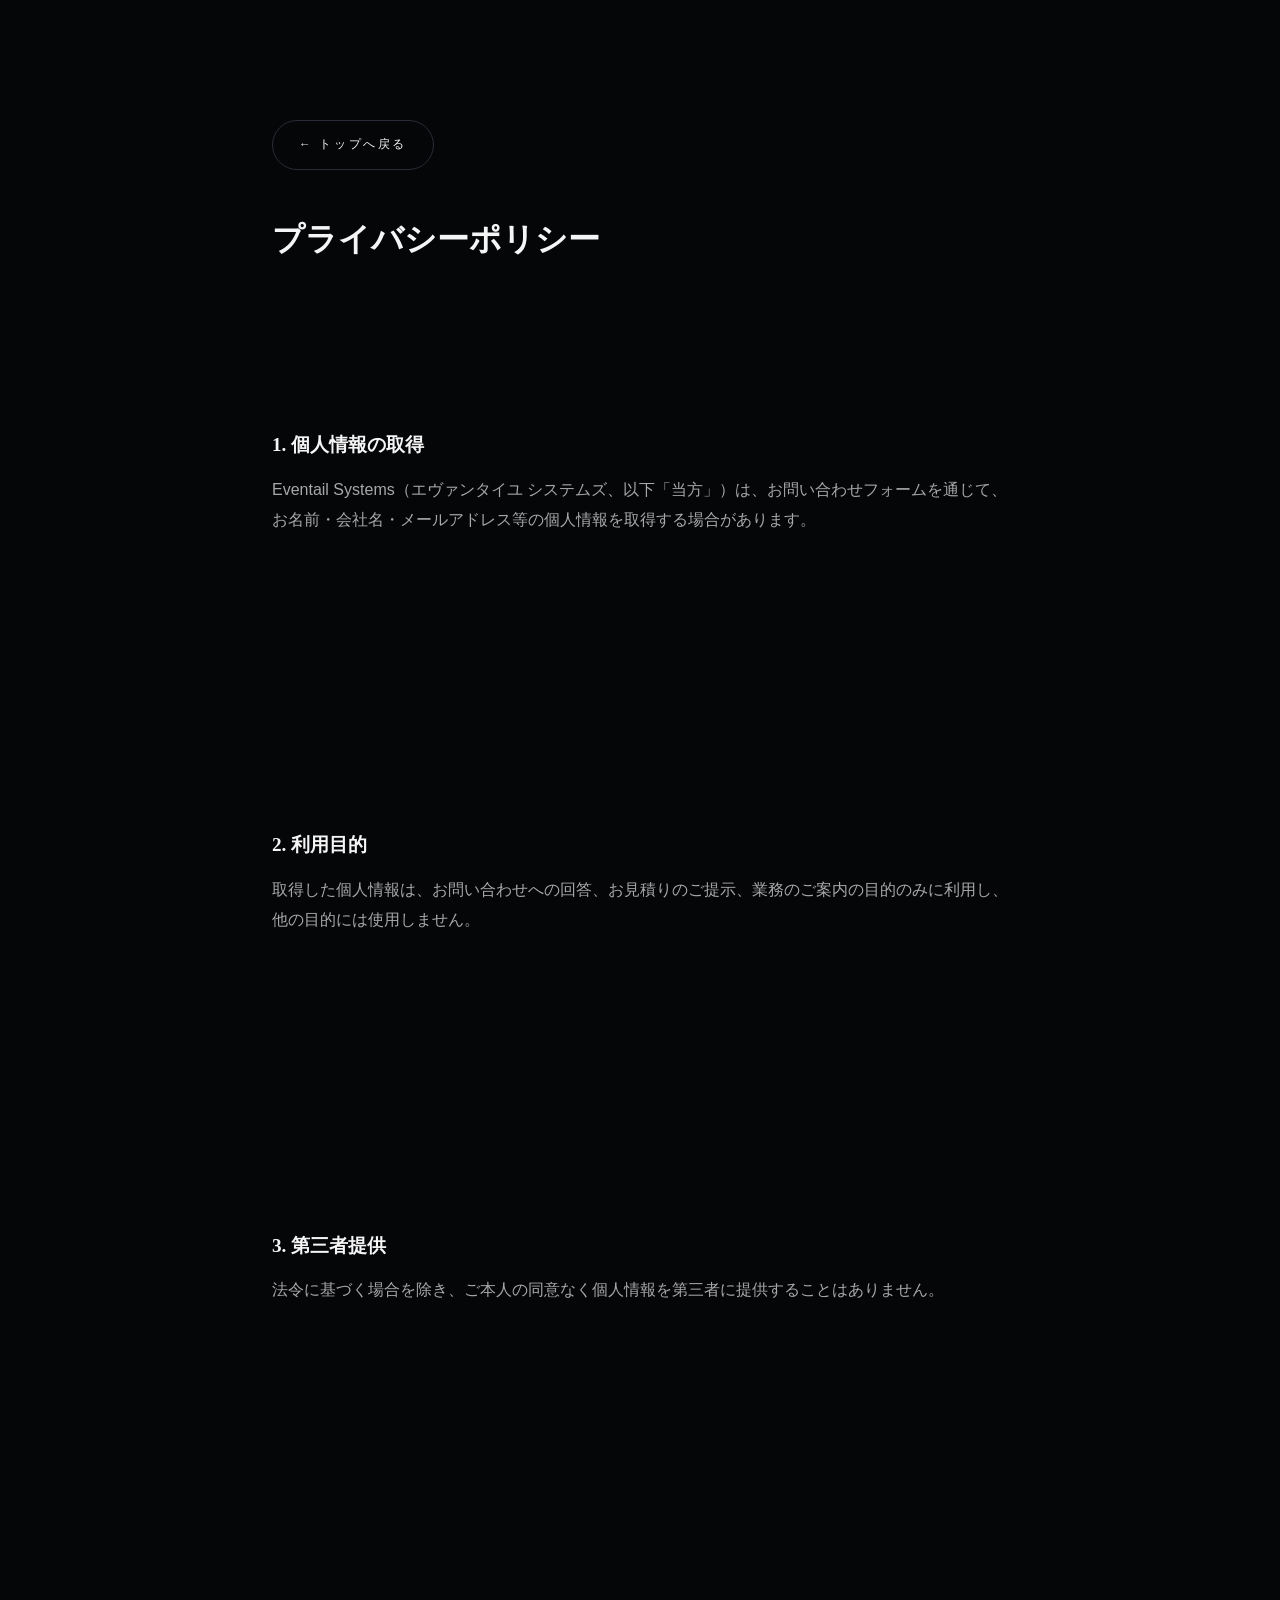
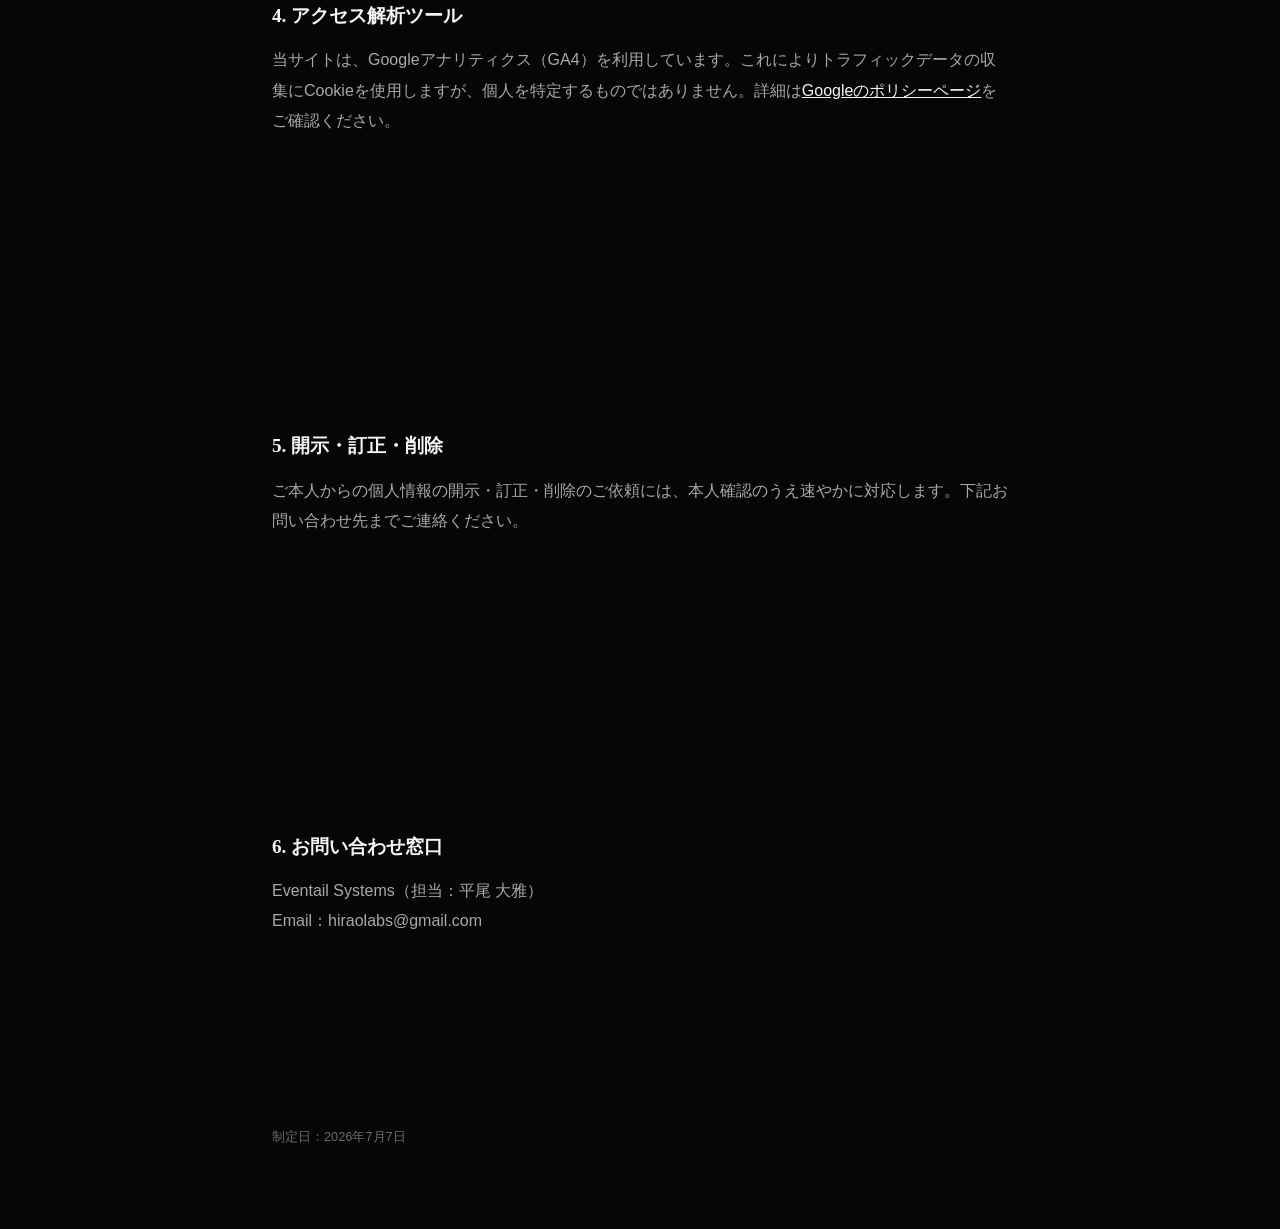
<file: docs/privacy.html>
<!DOCTYPE html>
<html lang="ja">
<head>
<meta charset="UTF-8">
<meta name="viewport" content="width=device-width, initial-scale=1.0">
<title>プライバシーポリシー | Eventail Systems</title>
<meta name="robots" content="noindex,follow">
<link rel="canonical" href="https://eventailsystems.com/privacy.html">
<link rel="icon" type="image/x-icon" href="favicon.ico">
<link rel="stylesheet" href="assets/css/style.css">
</head>
<body>
<main class="wrap" style="padding:120px 32px 80px;max-width:800px">
  <a href="index.html" class="btn" style="margin-bottom:40px;display:inline-block">← トップへ戻る</a>
  <h1 style="font-family:var(--jp-serif);font-size:2rem;margin-bottom:30px">プライバシーポリシー</h1>

  <section style="margin-bottom:36px">
    <h2 style="font-family:var(--jp-serif);font-size:1.2rem;margin-bottom:12px">1. 個人情報の取得</h2>
    <p style="color:var(--smoke);line-height:1.9">Eventail Systems（エヴァンタイユ システムズ、以下「当方」）は、お問い合わせフォームを通じて、お名前・会社名・メールアドレス等の個人情報を取得する場合があります。</p>
  </section>

  <section style="margin-bottom:36px">
    <h2 style="font-family:var(--jp-serif);font-size:1.2rem;margin-bottom:12px">2. 利用目的</h2>
    <p style="color:var(--smoke);line-height:1.9">取得した個人情報は、お問い合わせへの回答、お見積りのご提示、業務のご案内の目的のみに利用し、他の目的には使用しません。</p>
  </section>

  <section style="margin-bottom:36px">
    <h2 style="font-family:var(--jp-serif);font-size:1.2rem;margin-bottom:12px">3. 第三者提供</h2>
    <p style="color:var(--smoke);line-height:1.9">法令に基づく場合を除き、ご本人の同意なく個人情報を第三者に提供することはありません。</p>
  </section>

  <section style="margin-bottom:36px">
    <h2 style="font-family:var(--jp-serif);font-size:1.2rem;margin-bottom:12px">4. アクセス解析ツール</h2>
    <p style="color:var(--smoke);line-height:1.9">当サイトは、Googleアナリティクス（GA4）を利用しています。これによりトラフィックデータの収集にCookieを使用しますが、個人を特定するものではありません。詳細は<a href="https://policies.google.com/technologies/partner-sites?hl=ja" target="_blank" rel="noopener" style="color:var(--white);text-decoration:underline">Googleのポリシーページ</a>をご確認ください。</p>
  </section>

  <section style="margin-bottom:36px">
    <h2 style="font-family:var(--jp-serif);font-size:1.2rem;margin-bottom:12px">5. 開示・訂正・削除</h2>
    <p style="color:var(--smoke);line-height:1.9">ご本人からの個人情報の開示・訂正・削除のご依頼には、本人確認のうえ速やかに対応します。下記お問い合わせ先までご連絡ください。</p>
  </section>

  <section style="margin-bottom:36px">
    <h2 style="font-family:var(--jp-serif);font-size:1.2rem;margin-bottom:12px">6. お問い合わせ窓口</h2>
    <p style="color:var(--smoke);line-height:1.9">Eventail Systems（担当：平尾 大雅）<br>Email：hiraolabs@gmail.com</p>
  </section>

  <p style="color:var(--smoke-dim);font-size:.8rem;margin-top:60px">制定日：2026年7月7日</p>
</main>
</body>
</html>
</file>
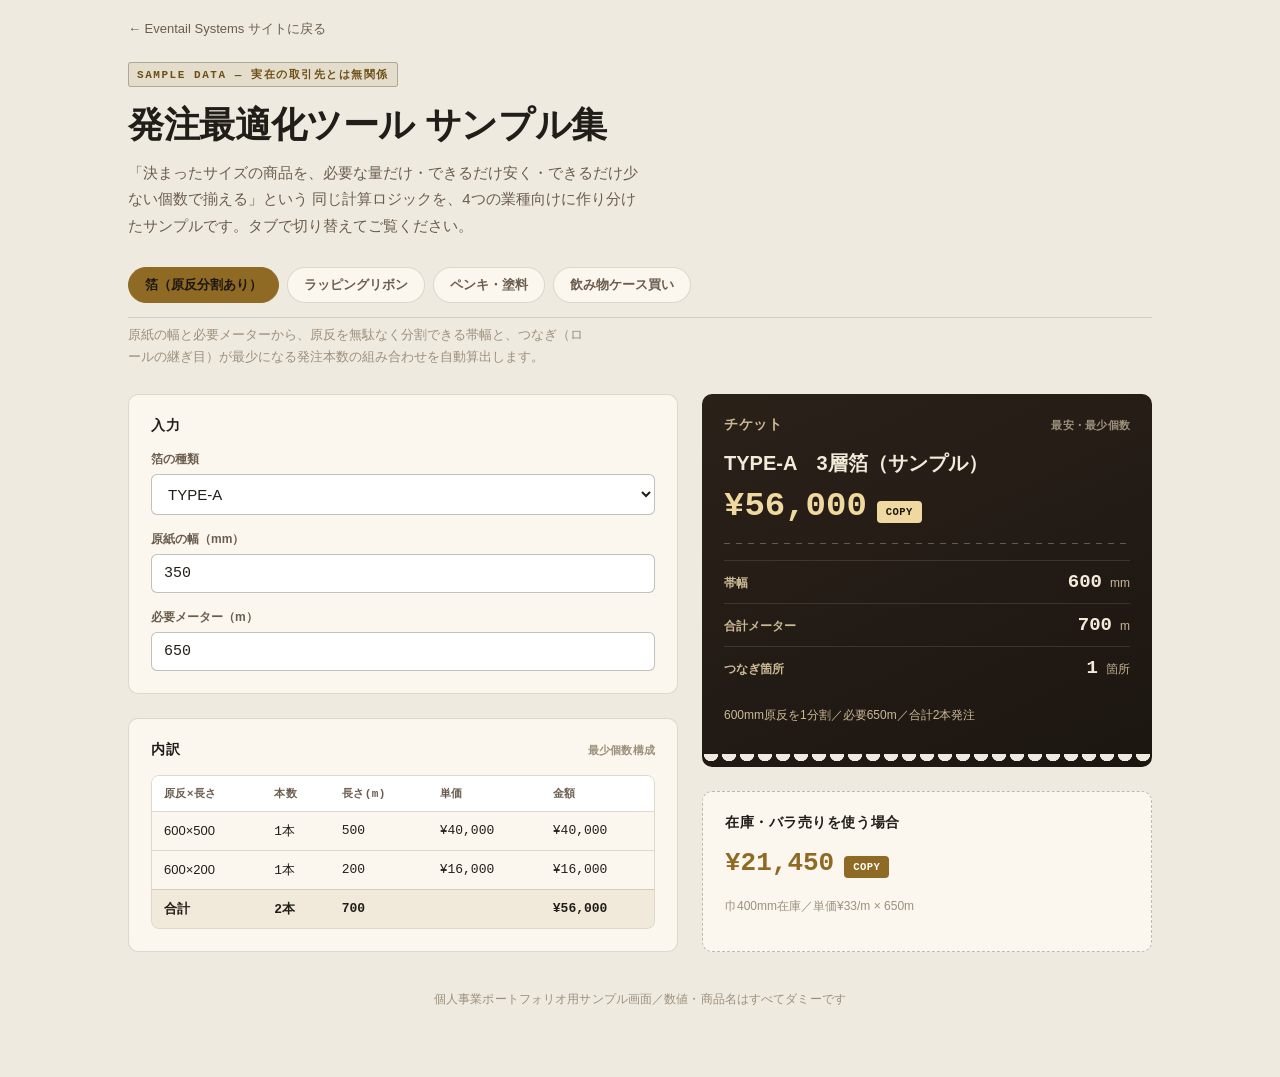
<file: docs/samples/order-optimizer.html>
<!doctype html>
<html lang="ja">
<head>
<meta charset="UTF-8" />
<meta name="viewport" content="width=device-width, initial-scale=1.0" />
<title>発注最適化ツール — サンプル集 | Eventail Systems</title>
<meta name="robots" content="noindex,follow">
<link rel="icon" type="image/x-icon" href="../favicon.ico">
<style>
  :root {
    --bg: #efeae0;
    --surface: #fbf7ef;
    --surface-raised: #ffffff;
    --ink: #211d19;
    --ink-soft: #6b5d4d;
    --ink-faint: #9c8f7c;
    --line: rgba(33, 29, 25, 0.14);
    --line-strong: rgba(33, 29, 25, 0.28);
    --brass: #8f6a24;
    --brass-strong: #6d4f16;
    --brass-tint: rgba(143, 106, 36, 0.1);
    --brass-on-ticket: #f0d9a0;
    --ticket-bg-1: #2a2119;
    --ticket-bg-2: #1c1611;
    --ticket-ink: #f3ead9;
    --ticket-ink-soft: #cbb996;
  }

  @media (prefers-color-scheme: dark) {
    :root {
      --bg: #17140f;
      --surface: #201b15;
      --surface-raised: #262019;
      --ink: #f0e9da;
      --ink-soft: #bfb09a;
      --ink-faint: #7d715f;
      --line: rgba(240, 233, 218, 0.14);
      --line-strong: rgba(240, 233, 218, 0.26);
      --brass: #dcb267;
      --brass-strong: #eecb8b;
      --brass-tint: rgba(220, 178, 103, 0.14);
      --ticket-bg-1: #34291b;
      --ticket-bg-2: #211a12;
    }
  }
  :root[data-theme="dark"] {
    --bg: #17140f; --surface: #201b15; --surface-raised: #262019;
    --ink: #f0e9da; --ink-soft: #bfb09a; --ink-faint: #7d715f;
    --line: rgba(240, 233, 218, 0.14); --line-strong: rgba(240, 233, 218, 0.26);
    --brass: #dcb267; --brass-strong: #eecb8b; --brass-tint: rgba(220, 178, 103, 0.14);
    --ticket-bg-1: #34291b; --ticket-bg-2: #211a12;
  }
  :root[data-theme="light"] {
    --bg: #efeae0; --surface: #fbf7ef; --surface-raised: #ffffff;
    --ink: #211d19; --ink-soft: #6b5d4d; --ink-faint: #9c8f7c;
    --line: rgba(33, 29, 25, 0.14); --line-strong: rgba(33, 29, 25, 0.28);
    --brass: #8f6a24; --brass-strong: #6d4f16; --brass-tint: rgba(143, 106, 36, 0.1);
    --ticket-bg-1: #2a2119; --ticket-bg-2: #1c1611;
  }

  * { box-sizing: border-box; }

  body {
    margin: 0;
    background: var(--bg);
    color: var(--ink);
    font-family: "Hiragino Sans", "Hiragino Kaku Gothic ProN", "Yu Gothic UI", "Noto Sans JP", sans-serif;
    -webkit-font-smoothing: antialiased;
  }

  .back-link {
    display: block;
    max-width: 1080px;
    margin: 0 auto;
    padding: 20px 28px 0;
    font-size: 13px;
    color: var(--ink-soft);
    text-decoration: none;
  }
  .back-link:hover { color: var(--brass-strong); }

  .page { max-width: 1080px; margin: 0 auto; padding: 24px 28px 64px; }
  .masthead { margin-bottom: 28px; }

  .tag {
    display: inline-block;
    font-family: "JetBrains Mono", "SF Mono", "Cascadia Mono", ui-monospace, Consolas, monospace;
    font-size: 11px; font-weight: 700; letter-spacing: 0.14em;
    color: var(--brass-strong); background: var(--brass-tint);
    border: 1px solid var(--line-strong); border-radius: 3px; padding: 4px 8px;
  }

  h1 {
    margin: 14px 0 10px;
    font-size: clamp(26px, 3.6vw, 36px);
    font-weight: 800; letter-spacing: -0.01em; text-wrap: balance;
  }

  .lede { margin: 0; max-width: 62ch; color: var(--ink-soft); font-size: 15px; line-height: 1.75; }

  .tabs {
    display: flex; flex-wrap: wrap; gap: 8px;
    margin: 26px 0 6px; border-bottom: 1px solid var(--line);
    padding-bottom: 14px;
  }

  .tab-btn {
    font: inherit; font-size: 13px; font-weight: 700;
    color: var(--ink-soft); background: var(--surface);
    border: 1px solid var(--line); border-radius: 999px;
    padding: 8px 16px; cursor: pointer;
  }
  .tab-btn:hover { border-color: var(--line-strong); }
  .tab-btn.active { background: var(--brass); border-color: var(--brass); color: var(--ticket-bg-2); }
  .tab-btn:focus-visible { outline: 2px solid var(--brass); outline-offset: 2px; }

  .domain-lede {
    margin: 4px 0 26px; color: var(--ink-faint); font-size: 13px; line-height: 1.7; max-width: 64ch;
  }

  .board { display: grid; grid-template-columns: 1.1fr 0.9fr; gap: 24px; align-items: start; }
  .col { display: flex; flex-direction: column; gap: 24px; min-width: 0; }

  .panel { background: var(--surface); border: 1px solid var(--line); border-radius: 10px; padding: 22px; }
  .panel h2 {
    margin: 0 0 16px; font-size: 14px; font-weight: 700; letter-spacing: 0.04em; color: var(--ink);
    display: flex; align-items: baseline; justify-content: space-between;
  }
  .panel h2 .hint { font-size: 11px; font-weight: 600; color: var(--ink-faint); letter-spacing: 0.02em; }

  .field { display: flex; flex-direction: column; gap: 6px; margin-bottom: 16px; }
  .field:last-child { margin-bottom: 0; }
  .field span { font-size: 12px; font-weight: 600; color: var(--ink-soft); }
  .field select, .field input {
    font: inherit; font-size: 15px; padding: 10px 12px; border-radius: 6px;
    border: 1px solid var(--line-strong); background: var(--surface-raised); color: var(--ink);
  }
  .field input { font-family: "JetBrains Mono", "SF Mono", "Cascadia Mono", ui-monospace, Consolas, monospace; font-variant-numeric: tabular-nums; }
  .field select:focus, .field input:focus { outline: 2px solid var(--brass); outline-offset: 1px; }
  .field-note { font-size: 11.5px; color: var(--ink-faint); }

  /* --- チケット --- */
  .ticket { position: relative; background: linear-gradient(155deg, var(--ticket-bg-1), var(--ticket-bg-2)); color: var(--ticket-ink); border: none; padding-bottom: 30px; overflow: hidden; }
  .ticket::after {
    content: ""; position: absolute; left: 0; right: 0; bottom: -1px; height: 14px;
    background-image: radial-gradient(circle at 9px 0, var(--bg) 7px, transparent 7.5px);
    background-size: 18px 14px; background-repeat: repeat-x;
  }
  .ticket h2 { color: var(--ticket-ink-soft); }
  .placeholder { color: var(--ticket-ink-soft); font-size: 13px; padding: 20px 0; text-align: center; }
  .ticket-product { font-size: 20px; font-weight: 800; margin-bottom: 2px; }
  .ticket-price-row { display: flex; align-items: baseline; gap: 10px; margin: 10px 0 18px; }
  .ticket-price {
    font-family: "JetBrains Mono", "SF Mono", "Cascadia Mono", ui-monospace, Consolas, monospace;
    font-variant-numeric: tabular-nums; font-size: 34px; font-weight: 700; color: var(--brass-on-ticket, #f0d9a0);
  }
  .copy-btn {
    font-family: "JetBrains Mono", "SF Mono", "Cascadia Mono", ui-monospace, Consolas, monospace;
    font-size: 10.5px; font-weight: 700; letter-spacing: 0.04em; color: var(--ticket-bg-2);
    background: var(--brass-on-ticket, #f0d9a0); border: none; border-radius: 4px; padding: 5px 9px; cursor: pointer;
  }
  .copy-btn:hover { filter: brightness(1.08); }
  .copy-btn:focus-visible { outline: 2px solid var(--ticket-ink); outline-offset: 2px; }
  .ticket-rule { height: 1px; background: repeating-linear-gradient(90deg, rgba(243, 234, 217, 0.3) 0 6px, transparent 6px 12px); margin: 4px 0 16px; }
  .stat-row { display: flex; align-items: baseline; justify-content: space-between; padding: 10px 0; border-top: 1px solid rgba(243, 234, 217, 0.12); }
  .stat-row:first-of-type { border-top: none; }
  .stat-label { font-size: 12px; color: var(--ticket-ink-soft); font-weight: 600; }
  .stat-value { display: flex; align-items: baseline; gap: 8px; }
  .stat-num {
    font-family: "JetBrains Mono", "SF Mono", "Cascadia Mono", ui-monospace, Consolas, monospace;
    font-variant-numeric: tabular-nums; font-size: 19px; font-weight: 700;
  }
  .stat-unit { font-size: 12px; color: var(--ticket-ink-soft); }
  .ticket-note { margin-top: 16px; font-size: 12px; line-height: 1.7; color: var(--ticket-ink-soft); }

  /* --- テーブル --- */
  .table-scroll { overflow-x: auto; border: 1px solid var(--line); border-radius: 8px; }
  table { width: 100%; border-collapse: collapse; font-size: 13px; }
  th, td { padding: 10px 12px; text-align: left; white-space: nowrap; border-bottom: 1px solid var(--line); }
  th { font-size: 11px; letter-spacing: 0.04em; color: var(--ink-soft); font-weight: 700; background: var(--surface-raised); }
  td.mono, th.mono { font-family: "JetBrains Mono", "SF Mono", "Cascadia Mono", ui-monospace, Consolas, monospace; font-variant-numeric: tabular-nums; }
  tbody tr:last-child td { border-bottom: none; }
  tr.total td { background: var(--brass-tint); font-weight: 800; border-top: 1px solid var(--line-strong); }

  /* --- 在庫/バラ売りカード --- */
  .stock { border: 1px dashed var(--line-strong); }
  .stock .placeholder { color: var(--ink-faint); font-size: 13px; padding: 8px 0; text-align: left; }
  .stock-price {
    font-family: "JetBrains Mono", "SF Mono", "Cascadia Mono", ui-monospace, Consolas, monospace;
    font-variant-numeric: tabular-nums; font-size: 26px; font-weight: 700; color: var(--brass);
  }

  .colophon { margin-top: 40px; text-align: center; font-size: 11.5px; color: var(--ink-faint); letter-spacing: 0.01em; }

  @media (max-width: 820px) { .board { grid-template-columns: 1fr; } }
</style>
</head>
<body>

<a class="back-link" href="../index.html#works">← Eventail Systems サイトに戻る</a>

<div class="page">
  <header class="masthead">
    <span class="tag">SAMPLE DATA — 実在の取引先とは無関係</span>
    <h1>発注最適化ツール サンプル集</h1>
    <p class="lede">
      「決まったサイズの商品を、必要な量だけ・できるだけ安く・できるだけ少ない個数で揃える」という
      同じ計算ロジックを、4つの業種向けに作り分けたサンプルです。タブで切り替えてご覧ください。
    </p>
  </header>

  <nav class="tabs" id="tabs"></nav>
  <p class="domain-lede" id="domainLede"></p>

  <main class="board">
    <div class="col">
      <section class="panel" id="inputPanel"></section>
      <section class="panel">
        <h2 id="breakdownTitle">内訳</h2>
        <div class="table-scroll">
          <table>
            <thead><tr id="tableHead"></tr></thead>
            <tbody id="resultBody"></tbody>
          </table>
        </div>
      </section>
    </div>

    <div class="col">
      <section class="panel ticket" id="bestResult"></section>
      <section class="panel stock" id="stockResult"></section>
    </div>
  </main>

  <footer class="colophon">個人事業ポートフォリオ用サンプル画面／数値・商品名はすべてダミーです</footer>
</div>

<script>
  "use strict";

  // ============================================================
  // 共通ロジック：目標量以上になる中で「最安値・個数最少」の組み合わせを探索
  // ============================================================
  function solveCombo(variants, targetUnits) {
    const targetInt = Math.ceil(targetUnits - 1e-9);
    const maxSize = Math.max(...variants.map((v) => v.size));
    const maxSum = targetInt + maxSize;

    const dpCost = new Array(maxSum + 1).fill(Infinity);
    const dpCount = new Array(maxSum + 1).fill(Infinity);
    const dpFrom = new Array(maxSum + 1).fill(0);
    dpCost[0] = 0;
    dpCount[0] = 0;

    for (let s = 1; s <= maxSum; s++) {
      for (const v of variants) {
        if (v.size <= s && dpCost[s - v.size] < Infinity) {
          const cost = dpCost[s - v.size] + v.price;
          const count = dpCount[s - v.size] + 1;
          if (cost < dpCost[s] || (cost === dpCost[s] && count < dpCount[s])) {
            dpCost[s] = cost;
            dpCount[s] = count;
            dpFrom[s] = v.size;
          }
        }
      }
    }

    let bestS = -1;
    for (let s = targetInt; s <= maxSum; s++) {
      if (dpCost[s] < Infinity) {
        if (bestS === -1 || dpCost[s] < dpCost[bestS] || (dpCost[s] === dpCost[bestS] && dpCount[s] < dpCount[bestS])) {
          bestS = s;
        }
      }
    }
    if (bestS === -1) return null;

    const counts = {};
    let s = bestS;
    while (s > 0) {
      const sz = dpFrom[s];
      counts[sz] = (counts[sz] || 0) + 1;
      s -= sz;
    }
    const priceMap = {};
    variants.forEach((v) => (priceMap[v.size] = v.price));

    const breakdown = Object.keys(counts)
      .map(Number)
      .sort((a, b) => b - a)
      .map((size) => ({ size, count: counts[size], price: priceMap[size], lineCost: counts[size] * priceMap[size] }));

    return {
      totalSum: bestS,
      totalCount: breakdown.reduce((sum, b) => sum + b.count, 0),
      totalCost: breakdown.reduce((sum, b) => sum + b.lineCost, 0),
      breakdown,
    };
  }

  function getDivisorsDesc(num) {
    const divs = [];
    for (let i = 1; i <= num; i++) if (num % i === 0) divs.push(i);
    return divs.sort((a, b) => b - a);
  }

  function calcStrandCount(masterWidth, paperWidth) {
    for (const n of getDivisorsDesc(masterWidth)) {
      const strandWidth = masterWidth / n;
      if (strandWidth >= paperWidth) return { n, strandWidth };
    }
    return null;
  }

  function calcStockGeneric(type, requiredUnits, widthConstraint) {
    if (!type.stock || type.stock.length === 0) return { noStock: true };
    let candidates = type.stock;
    if (widthConstraint != null) {
      candidates = candidates.filter((s) => s.size >= widthConstraint).sort((a, b) => a.size - b.size);
      if (candidates.length === 0) {
        return { unavailable: true, reason: `在庫幅（${type.stock.map((s) => s.size).join("/")}mm）に必要な幅以上のものがありません` };
      }
    }
    const chosen = candidates[0];
    return { unavailable: false, size: chosen.size, pricePerUnit: chosen.pricePerUnit, totalCost: chosen.pricePerUnit * requiredUnits };
  }

  function copyValue(text) {
    try { navigator.clipboard.writeText(String(text)); } catch (e) {}
  }
  window.copyValue = copyValue;

  // ============================================================
  // 4業種分のサンプルデータ（実際に埋め込む際はここを差し替えるだけでOK）
  // ============================================================
  const domains = {
    foil: {
      tabLabel: "箔（原反分割あり）",
      title: "箔ロール 発注計算",
      lede: "原紙の幅と必要メーターから、原反を無駄なく分割できる帯幅と、つなぎ（ロールの継ぎ目）が最少になる発注本数の組み合わせを自動算出します。",
      typeFieldLabel: "箔の種類",
      hasWidthField: true,
      widthFieldLabel: "原紙の幅（mm）",
      widthDefault: 350,
      targetFieldLabel: "必要メーター（m）",
      targetUnit: "m",
      targetStep: 10,
      targetDefault: 650,
      pieceLabel: "本",
      tableCols: ["原反×長さ", "本数", "長さ(m)", "単価", "金額"],
      types: [
        {
          name: "TYPE-A", alloy: "3層箔（サンプル）", masterWidth: 600,
          variants: [{ size: 100, price: 8000 }, { size: 200, price: 16000 }, { size: 300, price: 24000 }, { size: 500, price: 40000 }],
          stock: [{ size: 90, pricePerUnit: 9.8 }, { size: 130, pricePerUnit: 13.5 }, { size: 180, pricePerUnit: 17.0 }, { size: 250, pricePerUnit: 22.5 }, { size: 400, pricePerUnit: 33.0 }],
        },
        {
          name: "TYPE-B", alloy: "3層箔（サンプル）", masterWidth: 600,
          variants: [{ size: 100, price: 10000 }, { size: 200, price: 20000 }, { size: 300, price: 30000 }],
        },
      ],
    },

    ribbon: {
      tabLabel: "ラッピングリボン",
      title: "リボン・包装紐 発注計算",
      lede: "必要な合計メートル数に対して、ロール本数（結び目の数）が最少になり、かつ最安になる組み合わせを自動算出します。",
      typeFieldLabel: "リボンの種類",
      hasWidthField: false,
      targetFieldLabel: "必要メートル数（m）",
      targetUnit: "m",
      targetStep: 1,
      targetDefault: 37,
      pieceLabel: "本",
      jointLabel: "結び目",
      tableCols: ["商品×長さ", "本数", "長さ(m)", "単価", "金額"],
      types: [
        {
          name: "サテンリボン 25mm", alloy: "のし・花束ラッピング用",
          variants: [{ size: 5, price: 600 }, { size: 10, price: 1100 }, { size: 20, price: 2000 }, { size: 50, price: 4500 }],
          stock: [{ size: 1, pricePerUnit: 140 }],
        },
        {
          name: "麻ひも（太）", alloy: "ナチュラル系ラッピング用",
          variants: [{ size: 5, price: 450 }, { size: 10, price: 800 }, { size: 20, price: 1500 }, { size: 50, price: 3300 }],
        },
      ],
    },

    paint: {
      tabLabel: "ペンキ・塗料",
      title: "塗料 購入計算",
      lede: "塗りたい面積から必要な塗料量に換算し、缶サイズの組み合わせで最少個数・最安値になる購入プランを自動算出します。",
      typeFieldLabel: "塗料の種類",
      hasAreaField: true,
      areaFieldLabel: "塗りたい面積（m²）",
      areaDefault: 42,
      pieceLabel: "缶",
      tableCols: ["商品×容量", "本数", "容量(L)", "単価", "金額"],
      types: [
        {
          name: "外壁用シリコン塗料", alloy: "1Lで約9m²（1回塗り目安）", coverage: 9,
          variants: [{ size: 1, price: 3200 }, { size: 3, price: 8800 }, { size: 10, price: 26000 }],
        },
        {
          name: "室内用水性塗料", alloy: "1Lで約12m²（1回塗り目安）", coverage: 12,
          variants: [{ size: 1, price: 2400 }, { size: 3, price: 6600 }, { size: 10, price: 19000 }],
        },
      ],
    },

    drinks: {
      tabLabel: "飲み物ケース買い",
      title: "飲み物 まとめ買い計算",
      lede: "パーティーや来客用に必要な本数から、パック（6/12/24本）の組み合わせで最少個数・最安値になる買い方を自動算出します。",
      typeFieldLabel: "商品",
      hasWidthField: false,
      targetFieldLabel: "必要本数（本）",
      targetUnit: "本",
      targetStep: 1,
      targetDefault: 34,
      pieceLabel: "パック",
      tableCols: ["商品×入数", "パック数", "本数", "単価", "金額"],
      types: [
        {
          name: "コーラ 500ml", alloy: "サンプル商品",
          variants: [{ size: 6, price: 900 }, { size: 12, price: 1680 }, { size: 24, price: 3120 }],
          stock: [{ size: 1, pricePerUnit: 160 }],
        },
        {
          name: "緑茶 500ml", alloy: "サンプル商品",
          variants: [{ size: 6, price: 780 }, { size: 12, price: 1440 }, { size: 24, price: 2700 }],
        },
      ],
    },
  };

  let activeDomainKey = "foil";

  // ============================================================
  // タブ・入力欄の構築
  // ============================================================
  function buildTabs() {
    const tabs = document.getElementById("tabs");
    tabs.innerHTML = Object.keys(domains)
      .map((key) => `<button type="button" class="tab-btn${key === activeDomainKey ? " active" : ""}" data-domain="${key}">${domains[key].tabLabel}</button>`)
      .join("");
    tabs.querySelectorAll(".tab-btn").forEach((btn) => {
      btn.addEventListener("click", () => {
        activeDomainKey = btn.dataset.domain;
        setupDomain();
      });
    });
  }

  function buildInputPanel(domain) {
    const panel = document.getElementById("inputPanel");
    let html = `<h2>入力</h2>`;
    html += `<label class="field"><span>${domain.typeFieldLabel}</span><select id="typeSelect"></select></label>`;
    if (domain.hasWidthField) {
      html += `<label class="field"><span>${domain.widthFieldLabel}</span><input id="extraInput" type="number" step="5" min="5" /></label>`;
    }
    if (domain.hasAreaField) {
      html += `<label class="field"><span>${domain.areaFieldLabel}</span><input id="extraInput" type="number" step="1" min="1" /><span class="field-note" id="coverageNote"></span></label>`;
    }
    if (domain.targetFieldLabel) {
      html += `<label class="field"><span>${domain.targetFieldLabel}</span><input id="targetInput" type="number" step="${domain.targetStep}" min="1" /></label>`;
    }
    panel.innerHTML = html;

    const typeSelect = document.getElementById("typeSelect");
    typeSelect.innerHTML = domain.types.map((t, i) => `<option value="${i}">${t.name}</option>`).join("");

    const extraInput = document.getElementById("extraInput");
    if (extraInput) extraInput.value = domain.hasAreaField ? domain.areaDefault : domain.widthDefault;

    const targetInput = document.getElementById("targetInput");
    if (targetInput) targetInput.value = domain.targetDefault;

    [typeSelect, extraInput, targetInput].forEach((el) => {
      if (!el) return;
      el.addEventListener("input", render);
      el.addEventListener("change", render);
    });
  }

  function buildTableHead(domain) {
    document.getElementById("tableHead").innerHTML = domain.tableCols.map((c, i) => `<th${i > 0 ? ' class="mono"' : ""}>${c}</th>`).join("");
    document.getElementById("breakdownTitle").innerHTML = `内訳 <span class="hint">最少個数構成</span>`;
  }

  function setupDomain() {
    const domain = domains[activeDomainKey];
    document.querySelectorAll(".tab-btn").forEach((b) => b.classList.toggle("active", b.dataset.domain === activeDomainKey));
    document.getElementById("domainLede").textContent = domain.lede;
    buildInputPanel(domain);
    buildTableHead(domain);
    render();
  }

  // ============================================================
  // 計算 & 描画
  // ============================================================
  function render() {
    const domain = domains[activeDomainKey];
    const typeIdx = parseInt(document.getElementById("typeSelect").value, 10) || 0;
    const type = domain.types[typeIdx];

    const extraInput = document.getElementById("extraInput");
    const targetInputEl = document.getElementById("targetInput");
    const extraValue = extraInput ? parseFloat(extraInput.value) || 0 : 0;

    const bestBox = document.getElementById("bestResult");
    const stockBox = document.getElementById("stockResult");
    const tbody = document.getElementById("resultBody");
    tbody.innerHTML = "";
    stockBox.style.display = domain.hasAreaField ? "none" : "";

    // --- 目標量(target)の算出（業種ごとに換算方法が異なる） ---
    let target = 0;
    let n = 1;
    let strandWidth = null;
    let coverageNote = "";

    if (domain.hasWidthField) {
      if (extraValue <= 0) { bestBox.innerHTML = placeholderTicket("値を入力してください"); stockBox.innerHTML = ""; return; }
      const strand = calcStrandCount(type.masterWidth, extraValue);
      if (!strand) { bestBox.innerHTML = placeholderTicket(`幅(${extraValue}mm)が原反幅(${type.masterWidth}mm)を超えています`); stockBox.innerHTML = ""; return; }
      n = strand.n; strandWidth = strand.strandWidth;
      const targetMeters = parseFloat(targetInputEl.value) || 0;
      if (targetMeters <= 0) { bestBox.innerHTML = placeholderTicket("必要メーターを入力してください"); stockBox.innerHTML = ""; return; }
      target = targetMeters / n;
    } else if (domain.hasAreaField) {
      if (extraValue <= 0) { bestBox.innerHTML = placeholderTicket("面積を入力してください"); stockBox.innerHTML = ""; return; }
      target = extraValue / type.coverage;
      coverageNote = `${extraValue}m² ÷ 1Lあたり${type.coverage}m² ≒ 約${target.toFixed(1)}L必要`;
      const note = document.getElementById("coverageNote");
      if (note) note.textContent = `※${type.alloy}`;
    } else {
      const targetVal = parseFloat(targetInputEl.value) || 0;
      if (targetVal <= 0) { bestBox.innerHTML = placeholderTicket("必要量を入力してください"); stockBox.innerHTML = ""; return; }
      target = targetVal;
    }

    const combo = solveCombo(type.variants, target);
    if (!combo) {
      bestBox.innerHTML = placeholderTicket("組み合わせが見つかりませんでした");
    } else {
      renderTicket(domain, type, combo, n, strandWidth, extraValue, target, coverageNote);
      combo.breakdown.forEach((line) => {
        const tr = document.createElement("tr");
        const label = domain.hasWidthField ? `${type.masterWidth}×${line.size}` : `${type.name}｜${line.size}${domain.hasAreaField ? "L" : domain.targetUnit || "本"}`;
        tr.innerHTML = `
          <td>${label}</td>
          <td class="mono">${line.count}${domain.pieceLabel}</td>
          <td class="mono">${(line.size * line.count).toLocaleString()}</td>
          <td class="mono">¥${line.price.toLocaleString()}</td>
          <td class="mono">¥${line.lineCost.toLocaleString()}</td>
        `;
        tbody.appendChild(tr);
      });
      const totalTr = document.createElement("tr");
      totalTr.className = "total";
      totalTr.innerHTML = `
        <td>合計</td>
        <td class="mono">${combo.totalCount}${domain.pieceLabel}</td>
        <td class="mono">${combo.totalSum.toLocaleString()}</td>
        <td></td>
        <td class="mono">¥${combo.totalCost.toLocaleString()}</td>
      `;
      tbody.appendChild(totalTr);
    }

    // --- 在庫／バラ売り ---
    const widthConstraint = domain.hasWidthField ? extraValue : null;
    const requiredForStock = domain.hasWidthField ? parseFloat(targetInputEl.value) || 0 : domain.hasAreaField ? target : parseFloat(targetInputEl.value) || 0;
    const stock = calcStockGeneric(type, requiredForStock, widthConstraint);

    if (domain.hasAreaField) {
      stockBox.innerHTML = "";
    } else if (stock.noStock) {
      stockBox.innerHTML = `<h2>在庫・バラ売りを使う場合</h2><div class="placeholder" style="text-align:left">${type.name}の在庫データはありません</div>`;
    } else if (stock.unavailable) {
      stockBox.innerHTML = `<h2>在庫・バラ売りを使う場合</h2><div class="placeholder" style="text-align:left">${stock.reason}</div>`;
    } else {
      stockBox.innerHTML = `
        <h2>在庫・バラ売りを使う場合</h2>
        <div class="ticket-price-row">
          <span class="stock-price">¥${stock.totalCost.toLocaleString()}</span>
          <button class="copy-btn" style="background:var(--brass);color:var(--surface-raised)" onclick="copyValue('${stock.totalCost}')">COPY</button>
        </div>
        <p class="ticket-note" style="color:var(--ink-faint)">${domain.hasWidthField ? `巾${stock.size}mm在庫` : `${stock.size}${domain.targetUnit || "本"}あたり`}／単価¥${stock.pricePerUnit}${domain.hasWidthField ? "/m" : ""} × ${requiredForStock.toLocaleString()}${domain.hasWidthField ? "m" : domain.targetUnit || "本"}</p>
      `;
    }
  }

  function placeholderTicket(msg) {
    return `<h2>チケット</h2><div class="placeholder">${msg}</div>`;
  }

  function renderTicket(domain, type, combo, n, strandWidth, extraValue, target, coverageNote) {
    const bestBox = document.getElementById("bestResult");
    let statsHtml = "";

    if (domain.hasWidthField) {
      statsHtml += statRow("帯幅", strandWidth, "mm");
      statsHtml += statRow("合計メーター", combo.totalSum * n, "m");
      statsHtml += statRow("つなぎ箇所", Math.max(combo.totalCount - 1, 0), "箇所");
    } else if (domain.hasAreaField) {
      statsHtml += statRow("必要塗料量", Math.round(target * 10) / 10, "L");
      statsHtml += statRow("使用缶数", combo.totalCount, domain.pieceLabel);
    } else {
      statsHtml += statRow(`合計${domain.targetUnit || ""}`, combo.totalSum, domain.targetUnit || "");
      if (domain.jointLabel) {
        statsHtml += statRow(domain.jointLabel, Math.max(combo.totalCount - 1, 0), "箇所");
      } else {
        statsHtml += statRow(`${domain.pieceLabel}数`, combo.totalCount, domain.pieceLabel);
      }
    }

    let note = "";
    if (domain.hasWidthField) {
      note = `${type.masterWidth}mm原反を${n}分割／必要${document.getElementById("targetInput").value}m／合計${combo.totalCount}${domain.pieceLabel}発注`;
    } else if (domain.hasAreaField) {
      note = coverageNote;
    } else {
      note = `合計${combo.totalCount}${domain.pieceLabel}購入`;
    }

    bestBox.innerHTML = `
      <h2>チケット <span class="hint">最安・最少個数</span></h2>
      <div class="ticket-product">${type.name}${type.alloy ? "　" + type.alloy : ""}</div>
      <div class="ticket-price-row">
        <span class="ticket-price">¥${combo.totalCost.toLocaleString()}</span>
        <button class="copy-btn" onclick="copyValue('${combo.totalCost}')">COPY</button>
      </div>
      <div class="ticket-rule"></div>
      ${statsHtml}
      <p class="ticket-note">${note}</p>
    `;
  }

  function statRow(label, value, unit) {
    return `
      <div class="stat-row">
        <span class="stat-label">${label}</span>
        <span class="stat-value"><span class="stat-num">${(typeof value === "number" ? value.toLocaleString() : value)}</span><span class="stat-unit">${unit}</span></span>
      </div>
    `;
  }

  document.addEventListener("DOMContentLoaded", () => {
    buildTabs();
    setupDomain();

    document.addEventListener("keydown", (e) => {
      if (e.key !== "Enter") return;
      e.preventDefault();
      const fields = [document.getElementById("typeSelect"), document.getElementById("extraInput"), document.getElementById("targetInput")].filter(Boolean);
      const i = fields.indexOf(document.activeElement);
      if (i > -1 && i < fields.length - 1) fields[i + 1].focus();
    });
  });
</script>
</body>
</html>
</file>
<file: assets/css/style.css>
:root{
  --ink:#0a0a0b;
  --ink-2:#111114;
  --panel:#141417;
  --line:#2a2a30;
  --line-soft:#1d1d22;
  --white:#f7f7f5;
  --smoke:#9a9aa0;
  --smoke-dim:#6a6a70;
  --display:"Cormorant Garamond",serif;
  --jp-serif:"Shippori Mincho",serif;
  --jp:"Zen Kaku Gothic New",sans-serif;
  --util:"Inter",sans-serif;
}
*{margin:0;padding:0;box-sizing:border-box}
html{scroll-behavior:smooth}
body{
  background:var(--ink);
  color:var(--white);
  font-family:var(--jp);
  font-weight:300;
  line-height:1.85;
  -webkit-font-smoothing:antialiased;
  overflow-x:hidden;
}
a{color:inherit;text-decoration:none}
img{display:block;max-width:100%}

/* ---------- utility type ---------- */
.eyebrow{
  font-family:var(--util);
  font-size:.66rem;
  font-weight:400;
  letter-spacing:.42em;
  text-transform:uppercase;
  color:var(--smoke);
  display:inline-flex;
  align-items:center;
  gap:.9rem;
}
.eyebrow::before{
  content:"";
  width:34px;height:1px;
  background:linear-gradient(90deg,transparent,var(--smoke));
}
.section-num{
  font-family:var(--display);
  font-style:italic;
  font-size:1.05rem;
  color:var(--smoke-dim);
}

/* ---------- wrappers ---------- */
.wrap{max-width:1180px;margin:0 auto;padding:0 32px}
section{position:relative;padding:128px 0}

/* circuit divider */
.divider{position:relative;height:1px;max-width:1180px;margin:0 auto;
  background:linear-gradient(90deg,transparent,var(--line) 18%,var(--line) 82%,transparent)}
.divider::before,.divider::after{content:"";position:absolute;top:50%;
  width:5px;height:5px;border-radius:50%;background:var(--white);transform:translateY(-50%);
  box-shadow:0 0 8px rgba(247,247,245,.5)}
.divider::before{left:18%}
.divider::after{right:18%}

/* ---------- header ---------- */
header{
  position:fixed;top:0;left:0;right:0;z-index:100;
  display:flex;align-items:center;justify-content:space-between;
  padding:18px 32px;
  background:rgba(10,10,11,0);
  border-bottom:1px solid transparent;
  transition:background .4s ease,border-color .4s ease,padding .4s ease;
}
header.scrolled{
  background:rgba(10,10,11,.82);
  backdrop-filter:blur(14px);
  border-bottom:1px solid var(--line-soft);
  padding:12px 32px;
}
.brand{display:flex;align-items:center;gap:13px}
.brand img{width:38px;height:38px;border-radius:50%}
.brand .name{font-family:var(--display);font-size:1.55rem;letter-spacing:.34em;
  padding-left:.34em;font-weight:500}
nav.links{display:flex;gap:34px;align-items:center}
nav.links a{font-size:.82rem;letter-spacing:.05em;color:var(--smoke);
  transition:color .3s;position:relative;font-weight:400}
nav.links a:hover{color:var(--white)}
nav.links a::after{content:"";position:absolute;left:0;bottom:-6px;width:0;height:1px;
  background:var(--white);transition:width .3s}
nav.links a:hover::after{width:100%}
.btn{
  font-family:var(--util);font-size:.74rem;letter-spacing:.22em;text-transform:uppercase;
  border:1px solid var(--line);color:var(--white);
  padding:13px 26px;border-radius:999px;cursor:pointer;background:transparent;
  transition:background .35s,border-color .35s,color .35s;white-space:nowrap;
}
.btn:hover{background:var(--white);color:var(--ink);border-color:var(--white)}
.btn-solid{background:var(--white);color:var(--ink);border-color:var(--white)}
.btn-solid:hover{background:transparent;color:var(--white);border-color:var(--line)}
.menu-toggle{display:none;background:none;border:none;color:var(--white);cursor:pointer}

/* ---------- hero ---------- */
.hero{min-height:100vh;display:flex;flex-direction:column;justify-content:center;
  align-items:center;text-align:center;padding-top:90px;padding-bottom:60px;overflow:hidden}
.hero-rings{position:absolute;inset:0;display:flex;align-items:center;justify-content:center;
  pointer-events:none;opacity:.5;z-index:0}
.hero-rings svg{width:min(118vh,1100px);height:min(118vh,1100px);max-width:140vw}
.ring-stroke{fill:none;stroke:var(--line);stroke-width:1}
.ring-node{fill:var(--white)}
.ring-rot{transform-origin:center;animation:spin 90s linear infinite}
@keyframes spin{to{transform:rotate(360deg)}}
.hero-logo{width:clamp(220px,34vw,360px);height:auto;
  position:relative;z-index:2;filter:drop-shadow(0 0 60px rgba(0,0,0,.6))}
.hero h1{font-family:var(--jp-serif);font-weight:500;font-size:clamp(1.5rem,4vw,2.7rem);
  line-height:1.55;letter-spacing:.04em;margin-top:46px;position:relative;z-index:2}
.hero h1 .light{color:var(--smoke);font-weight:400}
.hero .lead{max-width:600px;margin:26px auto 0;color:var(--smoke);font-size:1rem;
  font-weight:300;position:relative;z-index:2;line-height:2}
.hero-cta{display:flex;gap:16px;margin-top:42px;flex-wrap:wrap;justify-content:center;
  position:relative;z-index:2}
.scroll-cue{position:absolute;bottom:34px;left:50%;transform:translateX(-50%);
  font-family:var(--util);font-size:.62rem;letter-spacing:.4em;text-transform:uppercase;
  color:var(--smoke-dim);display:flex;flex-direction:column;align-items:center;gap:12px;z-index:2}
.scroll-cue .line{width:1px;height:46px;background:linear-gradient(var(--smoke-dim),transparent);
  animation:cue 2.4s ease-in-out infinite}
@keyframes cue{0%,100%{opacity:.3;transform:scaleY(.6)}50%{opacity:1;transform:scaleY(1)}}

/* ---------- section heading ---------- */
.s-head{display:flex;align-items:flex-end;justify-content:space-between;gap:30px;
  margin-bottom:64px;flex-wrap:wrap}
.s-head .left{max-width:680px}
.s-head h2{font-family:var(--display);font-weight:500;font-size:clamp(2.1rem,5vw,3.4rem);
  letter-spacing:.06em;margin-top:20px;line-height:1.1}
.s-head .jp{font-family:var(--jp-serif);font-size:1rem;color:var(--smoke);margin-top:14px;
  font-weight:400;letter-spacing:.08em}

/* ---------- services ---------- */
.svc-grid{display:grid;grid-template-columns:repeat(3,1fr);gap:1px;background:var(--line-soft);
  border:1px solid var(--line-soft)}
.svc{background:var(--ink);padding:46px 38px;position:relative;transition:background .4s}
.svc:hover{background:var(--ink-2)}
.svc .idx{font-family:var(--display);font-style:italic;font-size:1.1rem;color:var(--smoke-dim)}
.svc .icon{margin:26px 0 24px}
.svc .icon svg{width:42px;height:42px;stroke:var(--white);fill:none;stroke-width:1.1}
.svc h3{font-family:var(--jp-serif);font-size:1.32rem;font-weight:600;letter-spacing:.04em;
  margin-bottom:8px}
.svc .en{font-family:var(--util);font-size:.66rem;letter-spacing:.3em;text-transform:uppercase;
  color:var(--smoke-dim);margin-bottom:20px}
.svc p{color:var(--smoke);font-size:.92rem;font-weight:300}
.svc ul{margin-top:22px;list-style:none;display:flex;flex-direction:column;gap:9px}
.svc ul li{font-size:.84rem;color:var(--smoke);padding-left:18px;position:relative;font-weight:300}
.svc ul li::before{content:"";position:absolute;left:0;top:.62em;width:7px;height:1px;
  background:var(--smoke)}

/* ---------- why ---------- */
.why{background:var(--ink-2)}
.why-grid{display:grid;grid-template-columns:repeat(2,1fr);gap:1px 64px}
.why-item{padding:36px 0;border-top:1px solid var(--line-soft)}
.why-item .k{display:flex;align-items:baseline;gap:18px;margin-bottom:14px}
.why-item .k .n{font-family:var(--display);font-style:italic;font-size:1.6rem;color:var(--smoke-dim)}
.why-item .k h3{font-family:var(--jp-serif);font-size:1.22rem;font-weight:600;letter-spacing:.03em}
.why-item p{color:var(--smoke);font-size:.92rem;font-weight:300;padding-left:42px}

/* ---------- process ---------- */
.flow{display:grid;grid-template-columns:repeat(4,1fr);gap:0}
.step{padding:0 28px;position:relative}
.step:not(:last-child)::after{content:"";position:absolute;top:34px;right:-1px;
  width:1px;height:calc(100% - 34px);background:var(--line-soft)}
.step .dot{width:13px;height:13px;border-radius:50%;border:1px solid var(--white);
  position:relative;margin-bottom:30px}
.step .dot::before{content:"";position:absolute;top:50%;left:13px;width:100vw;height:1px;
  background:var(--line-soft);z-index:-1}
.step .num{font-family:var(--display);font-style:italic;font-size:1.4rem;color:var(--smoke-dim)}
.step h3{font-family:var(--jp-serif);font-size:1.18rem;font-weight:600;margin:8px 0 14px;
  letter-spacing:.03em}
.step p{color:var(--smoke);font-size:.86rem;font-weight:300}

/* ---------- pricing ---------- */
.pricing{background:var(--ink-2)}
.plan-grid{display:grid;grid-template-columns:repeat(3,1fr);gap:24px}
.plan{border:1px solid var(--line-soft);padding:42px 34px;background:var(--ink);
  display:flex;flex-direction:column;transition:border-color .4s,transform .4s}
.plan:hover{border-color:var(--line);transform:translateY(-4px)}
.plan .tier{font-family:var(--util);font-size:.7rem;letter-spacing:.3em;text-transform:uppercase;
  color:var(--smoke);margin-bottom:18px}
.plan .name{font-family:var(--jp-serif);font-size:1.4rem;font-weight:600;margin-bottom:18px}
.plan .price{font-family:var(--display);font-size:2.6rem;font-weight:500;line-height:1;
  margin-bottom:6px}
.plan .price small{font-size:.9rem;color:var(--smoke);font-family:var(--jp);margin-left:6px}
.plan .note{font-size:.78rem;color:var(--smoke-dim);margin-bottom:26px}
.plan ul{list-style:none;display:flex;flex-direction:column;gap:12px;
  border-top:1px solid var(--line-soft);padding-top:24px;margin-bottom:30px}
.plan ul li{font-size:.86rem;color:var(--smoke);font-weight:300;padding-left:20px;position:relative}
.plan ul li::before{content:"+";position:absolute;left:0;color:var(--white)}
.plan .btn{margin-top:auto;text-align:center}

/* ---------- works ---------- */
.work-grid{display:grid;grid-template-columns:repeat(3,1fr);gap:24px}
.work{border:1px solid var(--line-soft);background:var(--ink-2);overflow:hidden;
  transition:border-color .4s}
.work:hover{border-color:var(--line)}
.work .thumb{aspect-ratio:4/3;display:flex;align-items:center;justify-content:center;
  background:radial-gradient(circle at 50% 40%,#1b1b1f,#0c0c0e);position:relative;overflow:hidden}
.work .thumb svg{width:60%;height:60%;opacity:.32;stroke:var(--white);fill:none;stroke-width:.8}
.work .thumb .tag{position:absolute;top:14px;left:14px;font-family:var(--util);font-size:.6rem;
  letter-spacing:.22em;text-transform:uppercase;color:var(--smoke);border:1px solid var(--line);
  padding:4px 10px;border-radius:999px}
.work .body{padding:26px 24px}
.work .body h3{font-family:var(--jp-serif);font-size:1.1rem;font-weight:600;margin-bottom:8px}
.work .body p{font-size:.84rem;color:var(--smoke);font-weight:300}

/* ---------- contact ---------- */
.contact-grid{display:grid;grid-template-columns:0.9fr 1.1fr;gap:72px;align-items:start}
.contact-info h2{font-family:var(--display);font-weight:500;font-size:clamp(2.1rem,5vw,3.2rem);
  letter-spacing:.06em;margin:18px 0 22px;line-height:1.1}
.contact-info p{color:var(--smoke);font-weight:300;margin-bottom:34px}
.info-row{display:flex;flex-direction:column;gap:4px;padding:20px 0;border-top:1px solid var(--line-soft)}
.info-row .lbl{font-family:var(--util);font-size:.64rem;letter-spacing:.26em;text-transform:uppercase;
  color:var(--smoke-dim)}
.info-row .val{font-size:.98rem;letter-spacing:.02em}
form{display:flex;flex-direction:column;gap:22px}
.field{display:flex;flex-direction:column;gap:9px}
.field label{font-family:var(--util);font-size:.66rem;letter-spacing:.24em;text-transform:uppercase;
  color:var(--smoke)}
.field input,.field select,.field textarea{
  background:transparent;border:none;border-bottom:1px solid var(--line);
  color:var(--white);font-family:var(--jp);font-size:.96rem;font-weight:300;
  padding:10px 2px;transition:border-color .3s;
}
.field input:focus,.field select:focus,.field textarea:focus{outline:none;border-color:var(--white)}
.field select{cursor:pointer}
.field select option{background:var(--ink);color:var(--white)}
.field textarea{resize:vertical;min-height:120px;line-height:1.7}
.field-row{display:grid;grid-template-columns:1fr 1fr;gap:22px}
.form-note{font-size:.74rem;color:var(--smoke-dim);font-weight:300}
form .btn{align-self:flex-start;margin-top:6px;padding:15px 40px}

/* ---------- footer ---------- */
footer{border-top:1px solid var(--line-soft);padding:64px 0 40px}
.foot-top{display:flex;justify-content:space-between;gap:40px;flex-wrap:wrap;margin-bottom:50px}
.foot-brand .name{font-family:var(--display);font-size:2rem;letter-spacing:.34em;padding-left:.34em;
  font-weight:500;margin-bottom:14px}
.foot-brand .tag{font-family:var(--util);font-size:.62rem;letter-spacing:.26em;text-transform:uppercase;
  color:var(--smoke-dim)}
.foot-brand p{color:var(--smoke);font-size:.84rem;font-weight:300;margin-top:18px;max-width:330px}
.foot-cols{display:flex;gap:64px;flex-wrap:wrap}
.foot-col h4{font-family:var(--util);font-size:.64rem;letter-spacing:.26em;text-transform:uppercase;
  color:var(--smoke-dim);margin-bottom:18px}
.foot-col a,.foot-col span{display:block;font-size:.85rem;color:var(--smoke);margin-bottom:11px;
  font-weight:300;transition:color .3s}
.foot-col a:hover{color:var(--white)}
.foot-bottom{display:flex;justify-content:space-between;align-items:center;gap:20px;
  border-top:1px solid var(--line-soft);padding-top:26px;flex-wrap:wrap}
.foot-bottom small{font-family:var(--util);font-size:.68rem;letter-spacing:.08em;color:var(--smoke-dim)}

/* placeholder highlight */
.ph{color:var(--smoke);font-style:normal}

/* reveal animation */
.reveal{opacity:0;transform:translateY(26px);transition:opacity .9s cubic-bezier(.16,1,.3,1),
  transform .9s cubic-bezier(.16,1,.3,1)}
.reveal.in{opacity:1;transform:none}

/* ---------- responsive ---------- */
@media(max-width:900px){
  nav.links{display:none}
  .menu-toggle{display:block}
  header .btn:not(.menu-toggle){display:none}
  .svc-grid{grid-template-columns:1fr}
  .why-grid{grid-template-columns:1fr;gap:0}
  .flow{grid-template-columns:1fr 1fr;gap:40px 0}
  .step:not(:last-child)::after{display:none}
  .step .dot::before{display:none}
  .plan-grid,.work-grid{grid-template-columns:1fr}
  .contact-grid{grid-template-columns:1fr;gap:48px}
  section{padding:90px 0}
  .field-row{grid-template-columns:1fr}
  .mobile-nav.open{display:flex}
}
@media(max-width:560px){
  .wrap{padding:0 22px}
  header{padding:14px 22px}
  .flow{grid-template-columns:1fr}
}
/* mobile nav drawer */
.mobile-nav{display:none;position:fixed;inset:0;z-index:99;background:rgba(10,10,11,.97);
  backdrop-filter:blur(8px);flex-direction:column;align-items:center;justify-content:center;gap:30px}
.mobile-nav a{font-family:var(--jp-serif);font-size:1.4rem;color:var(--smoke);letter-spacing:.08em}
.mobile-nav a:hover{color:var(--white)}
.mobile-nav .close{position:absolute;top:22px;right:24px;background:none;border:none;
  color:var(--white);cursor:pointer}

@media(max-height:760px){.scroll-cue{display:none}}
@media(prefers-reduced-motion:reduce){
  *{animation:none!important;transition:none!important}
  .reveal{opacity:1;transform:none}
}
</file>
<file: docs/assets/css/style.css>
:root{
  --ink:#050608;
  --ink-2:#0d0f13;
  --panel:#12141a;
  --line:#282c34;
  --line-soft:#1a1d24;
  --white:#f5f5f5;
  --smoke:#a8a8a8;
  --smoke-dim:#6a6a70;
  --gold:#c8a66a;
  --gold-2:#d8b98b;
  --gold-3:#b68d58;
  --gold-dim:#8a744f;
  --display:"Cormorant Garamond",serif;
  --jp-serif:"Noto Serif JP","Shippori Mincho",serif;
  --jp:"Zen Kaku Gothic New",sans-serif;
  --util:"Inter",sans-serif;
}
*{margin:0;padding:0;box-sizing:border-box}
html{scroll-behavior:smooth;overflow-x:hidden;max-width:100%}
body{
  background:var(--ink);
  color:var(--white);
  font-family:var(--jp);
  font-weight:300;
  line-height:1.85;
  -webkit-font-smoothing:antialiased;
  overflow-x:hidden;
  position:relative;
}
/* ゴールドの波模様テクスチャをセクションごとにまばらに配置 */
.texture-scatter{position:relative}
.texture-scatter::before{
  content:"";position:absolute;inset:0;z-index:0;pointer-events:none;
  background-image:url("../images/texture-gold-wave.webp");
  background-repeat:no-repeat;background-size:cover;
  opacity:.32;mix-blend-mode:screen;
}
.texture-scatter.pos-tl::before{background-position:left top}
.texture-scatter.pos-br::before{background-position:right bottom}
.texture-scatter.pos-tr::before{background-position:right top}
.texture-scatter > .wrap{position:relative;z-index:1}
a{color:inherit;text-decoration:none}
img{display:block;max-width:100%}

/* ---------- utility type ---------- */
.eyebrow{
  font-family:var(--util);
  font-size:.66rem;
  font-weight:400;
  letter-spacing:.42em;
  text-transform:uppercase;
  color:var(--smoke);
  display:inline-flex;
  align-items:center;
  gap:.9rem;
}
.eyebrow::before{
  content:"";
  width:34px;height:1px;
  background:linear-gradient(90deg,transparent,var(--smoke));
}
.section-num{
  font-family:var(--display);
  font-style:italic;
  font-size:1.05rem;
  color:var(--smoke-dim);
}

/* ---------- wrappers ---------- */
.wrap{max-width:1180px;margin:0 auto;padding:0 32px}
section{position:relative;padding:128px 0}

/* circuit divider */
.divider{position:relative;height:1px;max-width:1180px;margin:0 auto;
  background:linear-gradient(90deg,transparent,var(--line) 18%,var(--line) 82%,transparent)}
.divider::before,.divider::after{content:"";position:absolute;top:50%;
  width:5px;height:5px;border-radius:50%;background:var(--white);transform:translateY(-50%);
  box-shadow:0 0 8px rgba(247,247,245,.5)}
.divider::before{left:18%}
.divider::after{right:18%}

/* ---------- accessibility ---------- */
.skip-link{position:absolute;left:-999px;top:auto;background:var(--white);color:var(--ink);
  padding:12px 20px;z-index:1000;border-radius:0 0 8px 0}
.skip-link:focus{left:0;top:0}
a:focus-visible,button:focus-visible,input:focus-visible,select:focus-visible,textarea:focus-visible{
  outline:2px solid var(--white);outline-offset:2px}

/* ---------- intro ---------- */
.intro{
  position:fixed;inset:0;z-index:300;
  display:flex;flex-direction:column;align-items:center;justify-content:center;gap:18px;
  background:var(--ink);
  opacity:1;visibility:visible;
  transition:opacity 1s ease,visibility 1s ease;
}
.intro-logo{width:160px;height:auto}
.intro-eyebrow{font-family:var(--util);font-size:.72rem;letter-spacing:.2em;color:var(--smoke);
  text-align:center;padding:0 20px;line-height:1.8}
.intro-name{font-family:var(--display);font-size:1.6rem;letter-spacing:.3em;padding-left:.3em;
  color:var(--white)}
.intro.intro-hide{opacity:0;visibility:hidden;pointer-events:none}
body.intro-active{overflow:hidden}

/* ---------- header ---------- */
header{
  position:fixed;top:0;left:0;right:0;z-index:100;
  display:flex;align-items:center;justify-content:space-between;
  padding:18px 32px;
  background:rgba(10,10,11,0);
  border-bottom:1px solid transparent;
  transition:background .4s ease,border-color .4s ease,padding .4s ease;
}
header.scrolled{
  /* スクロール時：背景を少し濃くし、ぼかしを強めて高級感のあるガラス表現に */
  background:rgba(5,6,8,.78);
  backdrop-filter:blur(20px);
  -webkit-backdrop-filter:blur(20px);
  border-bottom:1px solid var(--line-soft);
  padding:12px 32px;
}
.brand{display:flex;align-items:center;gap:13px}
.brand img{width:38px;height:38px;border-radius:50%}
.brand .name{font-family:var(--display);font-size:1.55rem;letter-spacing:.34em;
  padding-left:.34em;font-weight:500}
nav.links{display:flex;gap:34px;align-items:center}
nav.links a{font-size:.82rem;letter-spacing:.05em;color:var(--smoke);
  transition:color .3s;position:relative;font-weight:400}
nav.links a:hover{color:var(--white)}
nav.links a::after{content:"";position:absolute;left:0;bottom:-6px;width:0;height:1px;
  background:var(--white);transition:width .3s}
nav.links a:hover::after{width:100%}
.btn{
  font-family:var(--util);font-size:.74rem;letter-spacing:.22em;text-transform:uppercase;
  border:1px solid var(--line);color:var(--white);
  padding:13px 26px;border-radius:999px;cursor:pointer;background:transparent;
  transition:background .35s,border-color .35s,color .35s;white-space:nowrap;
}
.btn:hover{background:var(--white);color:var(--ink);border-color:var(--white)}
.btn-solid{background:var(--white);color:var(--ink);border-color:var(--white)}
.btn-solid:hover{background:transparent;color:var(--white);border-color:var(--line)}
.btn-gold{background:linear-gradient(120deg,var(--gold-3) 0%,var(--gold-2) 100%);
  color:var(--ink);border-color:transparent;
  display:inline-flex;align-items:center;justify-content:center;gap:10px;
  height:60px;padding:0 32px;font-size:.78rem;
  box-shadow:0 8px 24px rgba(184,141,88,.28);
  transition:background .35s,box-shadow .35s,transform .35s}
.btn-gold:hover{background:linear-gradient(120deg,var(--gold-2) 0%,var(--gold-3) 100%);
  color:var(--ink);border-color:transparent;
  transform:translateY(-3px);box-shadow:0 14px 34px rgba(216,185,139,.4)}
.btn-gold:active{transform:scale(.97);box-shadow:0 6px 16px rgba(184,141,88,.3)}
.menu-toggle{display:none;background:none;border:none;color:var(--white);cursor:pointer;
  min-width:44px;min-height:44px;align-items:center;justify-content:center}
.menu-toggle:hover,.menu-toggle:focus,.menu-toggle:active{background:none;color:var(--white);border:none}

/* ---------- hero ---------- */
.hero{
  /* 動的ビューポート単位に対応（対応ブラウザではsvh/dvhが優先される） */
  min-height:100vh;min-height:100svh;
  display:flex;flex-direction:column;justify-content:center;
  align-items:center;text-align:center;padding:90px 32px 60px;overflow:hidden;
  position:relative}
/* Hero背景：撮り下ろしのゴールドウェーブ画像を使用（右下から光が流れる意匠を内包） */
.hero-bg{position:absolute;inset:0;z-index:0;overflow:hidden;pointer-events:none;
  background-image:url("../images/hero-bg.webp");background-size:cover;
  background-position:center bottom;background-repeat:no-repeat}
.hero-bg::after{content:"";position:absolute;inset:0;
  /* 文字とロゴの可読性を確保するための暗めのオーバーレイ */
  background:linear-gradient(180deg,rgba(5,6,8,.35) 0%,rgba(5,6,8,.15) 35%,rgba(5,6,8,.55) 100%)}
.hero-glow{position:absolute;top:8%;left:50%;transform:translateX(-50%);
  width:min(70vw,760px);height:min(70vw,760px);border-radius:50%;
  background:radial-gradient(circle,rgba(200,166,106,.14) 0%,rgba(200,166,106,.04) 38%,transparent 68%);
  filter:blur(2px);animation:glow-pulse 10s ease-in-out infinite}
@keyframes glow-pulse{0%,100%{opacity:.75;transform:translateX(-50%) scale(1)}50%{opacity:1;transform:translateX(-50%) scale(1.06)}}
@keyframes logo-float{0%,100%{transform:translateY(0)}50%{transform:translateY(-10px)}}
@keyframes logo-float-mobile{0%,100%{transform:translateX(-50%) translateY(0)}50%{transform:translateX(-50%) translateY(-10px)}}
/* Hero上部：テキストは中央よりやや左寄り・大きめ、ロゴは右下に大きく独立配置 */
.hero-top{width:100%;max-width:1040px;position:relative;z-index:2;
  padding-bottom:clamp(160px,44vw,320px)}
.hero-copy{width:100%;max-width:600px;margin:0 auto;margin-right:12%;
  text-align:left;position:relative;z-index:2}
.hero-logo{position:absolute;right:0;bottom:0;
  width:clamp(250px,58vw,470px);height:auto;z-index:1;
  filter:drop-shadow(0 0 60px rgba(0,0,0,.6));
  animation:logo-float 7s ease-in-out infinite}
.hero h1{font-family:var(--jp-serif);font-weight:300;font-size:clamp(2.1rem,8vw,3.4rem);
  line-height:1.35;letter-spacing:.06em;position:relative;z-index:2}
.hero h1 .light{color:var(--smoke);font-weight:300;font-size:.72em}
.hero h1 .nbr{display:inline-block}
.hero-lead{margin-top:20px;color:var(--white);font-size:1.3rem;font-weight:400;
  position:relative;z-index:2;line-height:1.6;padding-left:18px;
  border-left:2px solid var(--gold);font-family:var(--jp-serif)}
.hero-sub{margin-top:18px;color:var(--smoke);font-size:1rem;font-weight:300;
  position:relative;z-index:2;line-height:1.85;padding-left:18px}
.hero .lead{max-width:600px;margin:22px auto 0;color:var(--smoke);font-size:.9rem;
  font-weight:300;position:relative;z-index:2;line-height:2;
  text-shadow:0 0 24px var(--ink),0 0 48px var(--ink),0 2px 8px var(--ink)}
.hero-cta{display:flex;gap:16px;margin-top:32px;flex-wrap:wrap;justify-content:center;
  position:relative;z-index:2}
.scroll-cue{display:none}
/* 所在地表示：中央揃え・上下2行・左右に細いゴールドのライン */
.hero-locale{margin-top:24px;position:relative;z-index:2;
  display:flex;align-items:center;justify-content:center;gap:16px}
.hero-locale-line{width:28px;height:1px;background:linear-gradient(90deg,transparent,var(--gold-dim));flex:0 0 auto}
.hero-locale-line:last-child{background:linear-gradient(90deg,var(--gold-dim),transparent)}
.hero-locale-text{font-family:var(--util);font-size:.8rem;line-height:1.9;letter-spacing:.06em;
  color:var(--smoke);text-align:center}
.hero-note{margin-top:20px;font-size:.78rem;color:var(--smoke-dim);position:relative;z-index:2}

.hero-steps{width:100%;max-width:1040px;margin:64px auto 0;position:relative;z-index:2}
.hero-steps-title{display:block;text-align:center;font-family:var(--util);font-size:.7rem;
  letter-spacing:.3em;text-transform:uppercase;color:var(--gold-2);margin-bottom:24px}
.hero-steps-grid{display:grid;grid-template-columns:repeat(4,1fr);gap:14px}
.hero-step{background:rgba(255,255,255,.03);backdrop-filter:blur(20px);-webkit-backdrop-filter:blur(20px);
  border:1px solid rgba(255,255,255,.08);border-radius:16px;padding:26px 18px;text-align:center;
  transition:border-color .4s,transform .4s}
.hero-step:hover{border-color:rgba(200,166,106,.4);transform:translateY(-3px)}
.hero-step svg{width:34px;height:34px;stroke:var(--gold);fill:none;stroke-width:1.2;margin:0 auto 14px}
.hero-step img{width:36px;height:auto;margin:0 auto 14px;display:block}
.hero-step h3{font-family:var(--jp-serif);font-size:.98rem;font-weight:600;margin-bottom:8px}
.hero-step p{font-size:.78rem;color:var(--smoke);font-weight:300;line-height:1.7}

/* ---------- section heading ---------- */
.s-head{display:flex;align-items:flex-end;justify-content:space-between;gap:30px;
  margin-bottom:64px;flex-wrap:wrap}
.s-head .left{max-width:680px}
.s-head h2{font-family:var(--display);font-weight:500;font-size:clamp(2.1rem,5vw,3.4rem);
  letter-spacing:.06em;margin-top:20px;line-height:1.1}
.s-head .jp{font-family:var(--jp-serif);font-size:1rem;color:var(--smoke);margin-top:14px;
  font-weight:400;letter-spacing:.08em}

/* ---------- services ---------- */
.svc-grid{display:grid;grid-template-columns:repeat(3,1fr);gap:1px;background:var(--line-soft);
  border:1px solid var(--line-soft)}
.svc{background:var(--ink);padding:46px 38px;position:relative;transition:background .4s}
.svc:hover{background:var(--ink-2)}
.svc .idx{font-family:var(--display);font-style:italic;font-size:1.1rem;color:var(--smoke-dim)}
.svc .icon{margin:26px 0 24px}
.svc .icon svg{width:42px;height:42px;stroke:var(--white);fill:none;stroke-width:1.1}
.svc .icon img{width:44px;height:auto;display:block}
.svc h3{font-family:var(--jp-serif);font-size:1.32rem;font-weight:600;letter-spacing:.04em;
  margin-bottom:8px}
.svc .en{font-family:var(--util);font-size:.66rem;letter-spacing:.3em;text-transform:uppercase;
  color:var(--smoke-dim);margin-bottom:20px}
.svc p{color:var(--smoke);font-size:.92rem;font-weight:300}
.svc .pain{color:var(--white);font-size:.9rem;font-weight:400;margin-bottom:14px;line-height:1.8}
.svc .benefit{margin-top:14px;font-size:.82rem;color:var(--smoke);font-weight:300}
.svc .benefit strong{color:var(--white);font-weight:500}
.svc ul{margin-top:22px;list-style:none;display:flex;flex-direction:column;gap:9px}
.svc ul li{font-size:.84rem;color:var(--smoke);padding-left:18px;position:relative;font-weight:300}
.svc ul li::before{content:"";position:absolute;left:0;top:.62em;width:7px;height:1px;
  background:var(--smoke)}

/* ---------- why ---------- */
.why{background:var(--ink-2)}
.why-grid{display:grid;grid-template-columns:repeat(2,1fr);gap:1px 64px}
.why-item{padding:36px 0;border-top:1px solid var(--line-soft)}
.why-item .k{display:flex;align-items:baseline;gap:18px;margin-bottom:14px}
.why-item .k .n{font-family:var(--display);font-style:italic;font-size:1.6rem;color:var(--smoke-dim)}
.why-item .k h3{font-family:var(--jp-serif);font-size:1.22rem;font-weight:600;letter-spacing:.03em}
.why-item p{color:var(--smoke);font-size:.92rem;font-weight:300;padding-left:42px}

/* ---------- process ---------- */
.flow{display:grid;grid-template-columns:repeat(4,1fr);gap:0}
.step{padding:0 28px;position:relative}
.step:not(:last-child)::after{content:"";position:absolute;top:34px;right:-1px;
  width:1px;height:calc(100% - 34px);background:var(--line-soft)}
.step .dot{width:13px;height:13px;border-radius:50%;border:1px solid var(--white);
  position:relative;margin-bottom:30px}
.step .dot::before{content:"";position:absolute;top:50%;left:13px;width:100vw;height:1px;
  background:var(--line-soft);z-index:-1}
.step .num{font-family:var(--display);font-style:italic;font-size:1.4rem;color:var(--smoke-dim)}
.step h3{font-family:var(--jp-serif);font-size:1.18rem;font-weight:600;margin:8px 0 14px;
  letter-spacing:.03em}
.step p{color:var(--smoke);font-size:.86rem;font-weight:300}

/* ---------- pricing ---------- */
.pricing{background:var(--ink-2)}
.plan-grid{display:grid;grid-template-columns:repeat(3,1fr);gap:24px}
.plan{border:1px solid var(--line-soft);padding:42px 34px;background:var(--ink);
  display:flex;flex-direction:column;transition:border-color .4s,transform .4s}
.plan:hover{border-color:var(--line);transform:translateY(-4px)}
.plan .tier{font-family:var(--util);font-size:.7rem;letter-spacing:.3em;text-transform:uppercase;
  color:var(--smoke);margin-bottom:18px}
.plan .name{font-family:var(--jp-serif);font-size:1.4rem;font-weight:600;margin-bottom:18px}
.plan .price{font-family:var(--display);font-size:2.6rem;font-weight:500;line-height:1;
  margin-bottom:6px}
.plan .price small{font-size:.9rem;color:var(--smoke);font-family:var(--jp);margin-left:6px}
.plan .note{font-size:.78rem;color:var(--smoke-dim);margin-bottom:26px}
.plan ul{list-style:none;display:flex;flex-direction:column;gap:12px;
  border-top:1px solid var(--line-soft);padding-top:24px;margin-bottom:30px}
.plan ul li{font-size:.86rem;color:var(--smoke);font-weight:300;padding-left:20px;position:relative}
.plan ul li::before{content:"+";position:absolute;left:0;color:var(--white)}
.plan .btn{margin-top:auto;text-align:center}

/* ---------- works ---------- */
.work-grid{display:grid;grid-template-columns:repeat(3,1fr);gap:24px}
.work{border:1px solid var(--line-soft);background:var(--ink-2);overflow:hidden;
  transition:border-color .4s;display:block}
.work:hover{border-color:var(--line)}
a.work:hover .thumb .tag{background:var(--gold);color:var(--ink);border-color:var(--gold)}
.work .thumb{aspect-ratio:4/3;display:flex;align-items:center;justify-content:center;
  background:radial-gradient(circle at 50% 40%,#1b1b1f,#0c0c0e);position:relative;overflow:hidden}
.work .thumb svg{width:60%;height:60%;opacity:.32;stroke:var(--white);fill:none;stroke-width:.8}
.work .thumb.thumb-img{align-items:flex-start;padding:36px 16px 16px}
.work .thumb.thumb-img img{width:100%;height:100%;object-fit:cover;object-position:top;
  border:1px solid var(--line-soft);border-radius:6px}
.work .thumb .tag{position:absolute;top:14px;left:14px;font-family:var(--util);font-size:.6rem;
  letter-spacing:.22em;text-transform:uppercase;color:var(--smoke);border:1px solid var(--line);
  padding:4px 10px;border-radius:999px;z-index:1}
.work .body{padding:26px 24px}
.work .body h3{font-family:var(--jp-serif);font-size:1.1rem;font-weight:600;margin-bottom:8px}
.work .body p{font-size:.84rem;color:var(--smoke);font-weight:300}
.works-note{margin-top:30px;font-size:.78rem;color:var(--smoke-dim)}

/* ---------- contact ---------- */
.contact-grid{display:grid;grid-template-columns:0.9fr 1.1fr;gap:72px;align-items:start}
.contact-info h2{font-family:var(--display);font-weight:500;font-size:clamp(2.1rem,5vw,3.2rem);
  letter-spacing:.06em;margin:18px 0 22px;line-height:1.1}
.contact-info p{color:var(--smoke);font-weight:300;margin-bottom:34px}
.info-row{display:flex;flex-direction:column;gap:4px;padding:20px 0;border-top:1px solid var(--line-soft)}
.info-row .lbl{font-family:var(--util);font-size:.64rem;letter-spacing:.26em;text-transform:uppercase;
  color:var(--smoke-dim)}
.info-row .val{font-size:.98rem;letter-spacing:.02em}
form{display:flex;flex-direction:column;gap:22px}
.field{display:flex;flex-direction:column;gap:9px}
.field label{font-family:var(--util);font-size:.66rem;letter-spacing:.24em;text-transform:uppercase;
  color:var(--smoke)}
.field input,.field select,.field textarea{
  background:transparent;border:none;border-bottom:1px solid var(--line);
  color:var(--white);font-family:var(--jp);font-size:.96rem;font-weight:300;
  padding:10px 2px;transition:border-color .3s;
}
.field input:focus,.field select:focus,.field textarea:focus{outline:none;border-color:var(--white)}
.field select{cursor:pointer}
.field select option{background:var(--ink);color:var(--white)}
.field textarea{resize:vertical;min-height:120px;line-height:1.7}
.field-row{display:grid;grid-template-columns:1fr 1fr;gap:22px}
.form-note{font-size:.74rem;color:var(--smoke-dim);font-weight:300}
form .btn{align-self:flex-start;margin-top:6px;padding:15px 40px}
.field-check{display:flex;align-items:center;gap:10px;font-size:.82rem;color:var(--smoke);cursor:pointer}
.field-check input{width:16px;height:16px;accent-color:var(--white)}
.field-check a{text-decoration:underline;color:var(--white)}
.form-success{font-family:var(--jp-serif);font-size:1.1rem;color:var(--white);padding:40px 0}

/* ---------- footer ---------- */
footer{border-top:1px solid var(--line-soft);padding:64px 0 40px}
.foot-top{display:flex;justify-content:space-between;gap:40px;flex-wrap:wrap;margin-bottom:50px}
.foot-brand .name{font-family:var(--display);font-size:2rem;letter-spacing:.34em;padding-left:.34em;
  font-weight:500;margin-bottom:14px}
.foot-brand .tag{font-family:var(--util);font-size:.62rem;letter-spacing:.26em;text-transform:uppercase;
  color:var(--smoke-dim)}
.foot-brand p{color:var(--smoke);font-size:.84rem;font-weight:300;margin-top:18px;max-width:330px}
.foot-cols{display:flex;gap:64px;flex-wrap:wrap}
.foot-col h4{font-family:var(--util);font-size:.64rem;letter-spacing:.26em;text-transform:uppercase;
  color:var(--smoke-dim);margin-bottom:18px}
.foot-col a,.foot-col span{display:block;font-size:.85rem;color:var(--smoke);margin-bottom:11px;
  font-weight:300;transition:color .3s}
.foot-col a:hover{color:var(--white)}
.foot-bottom{display:flex;justify-content:space-between;align-items:center;gap:20px;
  border-top:1px solid var(--line-soft);padding-top:26px;flex-wrap:wrap}
.foot-bottom small{font-family:var(--util);font-size:.68rem;letter-spacing:.08em;color:var(--smoke-dim)}

/* placeholder highlight */
.ph{color:var(--smoke);font-style:normal}

/* reveal animation */
.reveal{opacity:0;transform:translateY(26px);transition:opacity .9s cubic-bezier(.16,1,.3,1),
  transform .9s cubic-bezier(.16,1,.3,1)}
.reveal.in{opacity:1;transform:none}

/* ---------- responsive ---------- */
@media(min-width:901px){
  /* PC：テキストブロックをより左寄りに、文字サイズも大きく */
  .hero-top{max-width:1240px}
  .hero-copy{max-width:640px;margin-right:26%}
  .hero h1{font-size:clamp(3rem,5.4vw,4.4rem)}
  .hero-lead{font-size:1.5rem}
  .hero-sub{font-size:1.08rem;max-width:520px}

  /* PC：ロゴを上げつつ全体の余白を詰め、最初の1画面に
     「相談・お見積りは無料です」までが収まるようにする */
  .hero{padding:84px 32px 24px}
  .hero-top{padding-bottom:clamp(90px,20vw,180px)}
  /* テキストの右下あたりに来るよう、右端ではなく内側に配置 */
  .hero-logo{width:clamp(230px,36vw,340px);bottom:4vw;right:auto;left:68%}
  .hero-lead{margin-top:14px}
  .hero-sub{margin-top:12px}
  .hero-locale{margin-top:16px}
  .hero-cta{margin-top:22px}
  .hero-note{margin-top:12px}
}
@media(max-width:900px){
  .scroll-cue{display:none}
  nav.links{display:none}
  .menu-toggle{display:inline-flex}
  header .btn:not(.menu-toggle){display:none}
  .hero{min-height:auto;padding-top:120px;padding-bottom:70px}
  /* 900px以下はロゴを中央よりやや左に配置 */
  .hero-logo{left:44%;right:auto;transform:translateX(-50%);
    animation:logo-float-mobile 7s ease-in-out infinite}
  .hero-steps-grid{grid-template-columns:repeat(2,1fr);gap:10px}
  .hero-step{padding:20px 12px}
  .svc-grid{grid-template-columns:1fr}
  .svc{padding:34px 26px}
  .why-grid{grid-template-columns:1fr;gap:0}
  .why-item{padding:28px 0}
  .why-item p{padding-left:0;margin-top:4px}
  .why-item .k{gap:14px}
  .flow{grid-template-columns:1fr;gap:0;border-left:1px solid var(--line-soft);margin-left:16px}
  .step{padding:0 0 40px 28px}
  .step .dot{position:absolute;left:-7px;top:0;margin-bottom:0}
  .step .dot::before{display:none}
  .step:not(:last-child)::after{display:none}
  .step:last-child{padding-bottom:0}
  .plan-grid,.work-grid{grid-template-columns:1fr}
  .plan{padding:32px 26px}
  .contact-grid{grid-template-columns:1fr;gap:48px}
  section{padding:80px 0}
  .s-head{margin-bottom:44px}
  .field-row{grid-template-columns:1fr}
  .field-check{flex-wrap:wrap}
  .foot-cols{gap:36px 48px}
  .mobile-nav.open{display:flex}
}
@media(max-width:560px){
  .wrap{padding:0 22px}
  header{padding:14px 22px}
  .flow{grid-template-columns:1fr}
  .brand .name{font-size:1.05rem;letter-spacing:.1em}
  .hero{min-height:auto;padding:100px 22px 64px}
  .hero-locale{margin-top:22px;gap:12px}
  .hero-locale-line{width:20px}
  .hero-locale-text{font-size:.76rem}
  /* テキストは中央よりやや左寄り・大きめ、ロゴは右下に大きく独立配置 */
  .hero-top{padding-bottom:56vw}
  .hero-copy{max-width:88%;margin-right:8%}
  .hero-logo{width:50vw;max-width:200px}
  .hero h1{line-height:1.4;font-size:1.65rem}
  .hero-lead{font-size:1.05rem;padding-left:12px;margin-top:14px;line-height:1.55}
  .hero-sub{padding-left:12px;margin-top:12px;font-size:.84rem;line-height:1.7}
  .hero-cta{flex-direction:column;width:100%;margin-top:32px}
  .hero-cta .btn{width:100%;text-align:center;justify-content:center}
  .hero-note{margin-top:24px}
  section{padding:64px 0}
  .svc{padding:30px 22px}
  .plan{padding:28px 22px}
}
/* mobile nav drawer */
.mobile-nav{display:none;position:fixed;inset:0;z-index:200;background:rgba(10,10,11,.97);
  backdrop-filter:blur(8px);flex-direction:column;align-items:center;justify-content:center;gap:30px}
.mobile-nav a{font-family:var(--jp-serif);font-size:1.4rem;color:var(--smoke);letter-spacing:.08em}
.mobile-nav a:hover{color:var(--white)}
.mobile-nav .close{position:absolute;top:14px;right:16px;background:none;border:none;
  color:var(--white);cursor:pointer;padding:12px;line-height:0}

@media(max-height:760px){.scroll-cue{display:none}}
@media(prefers-reduced-motion:reduce){
  *{animation:none!important;transition:none!important}
  .reveal{opacity:1;transform:none}
}
</file>
